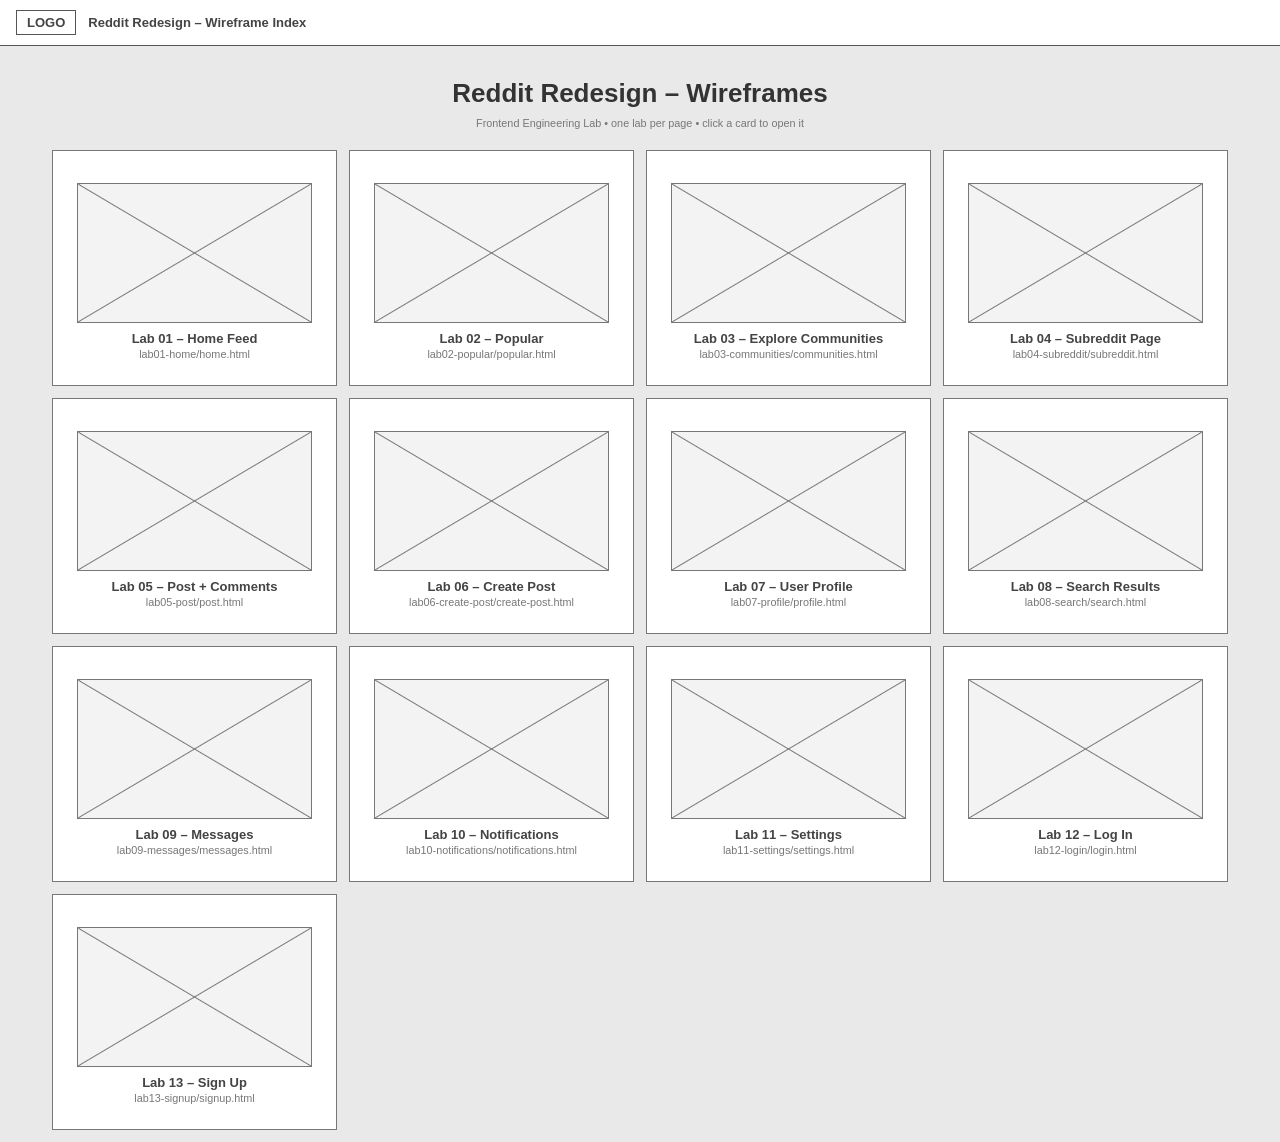
<file: index.html>
<!DOCTYPE html>
<html lang="en">
<head>
<meta charset="UTF-8">
<meta name="viewport" content="width=device-width,initial-scale=1">
<title>Reddit Redesign – Wireframes</title>
<link rel="stylesheet" href="style.css">
</head>
<body>
<header class="hdr"><a class="logo" href="index.html">LOGO</a><b>Reddit Redesign – Wireframe Index</b></header>
<div class="layout"><main>
<div class="intro"><h1>Reddit Redesign – Wireframes</h1><small>Frontend Engineering Lab • one lab per page • click a card to open it</small></div>
<div class="map"><a class="card" href="lab01-home/home.html"><div class="img"></div><b>Lab 01 – Home Feed</b><br><small>lab01-home/home.html</small></a><a class="card" href="lab02-popular/popular.html"><div class="img"></div><b>Lab 02 – Popular</b><br><small>lab02-popular/popular.html</small></a><a class="card" href="lab03-communities/communities.html"><div class="img"></div><b>Lab 03 – Explore Communities</b><br><small>lab03-communities/communities.html</small></a><a class="card" href="lab04-subreddit/subreddit.html"><div class="img"></div><b>Lab 04 – Subreddit Page</b><br><small>lab04-subreddit/subreddit.html</small></a><a class="card" href="lab05-post/post.html"><div class="img"></div><b>Lab 05 – Post + Comments</b><br><small>lab05-post/post.html</small></a><a class="card" href="lab06-create-post/create-post.html"><div class="img"></div><b>Lab 06 – Create Post</b><br><small>lab06-create-post/create-post.html</small></a><a class="card" href="lab07-profile/profile.html"><div class="img"></div><b>Lab 07 – User Profile</b><br><small>lab07-profile/profile.html</small></a><a class="card" href="lab08-search/search.html"><div class="img"></div><b>Lab 08 – Search Results</b><br><small>lab08-search/search.html</small></a><a class="card" href="lab09-messages/messages.html"><div class="img"></div><b>Lab 09 – Messages</b><br><small>lab09-messages/messages.html</small></a><a class="card" href="lab10-notifications/notifications.html"><div class="img"></div><b>Lab 10 – Notifications</b><br><small>lab10-notifications/notifications.html</small></a><a class="card" href="lab11-settings/settings.html"><div class="img"></div><b>Lab 11 – Settings</b><br><small>lab11-settings/settings.html</small></a><a class="card" href="lab12-login/login.html"><div class="img"></div><b>Lab 12 – Log In</b><br><small>lab12-login/login.html</small></a><a class="card" href="lab13-signup/signup.html"><div class="img"></div><b>Lab 13 – Sign Up</b><br><small>lab13-signup/signup.html</small></a></div>
</main></div>
<script src="script.js"></script>
</body>
</html>
</file>
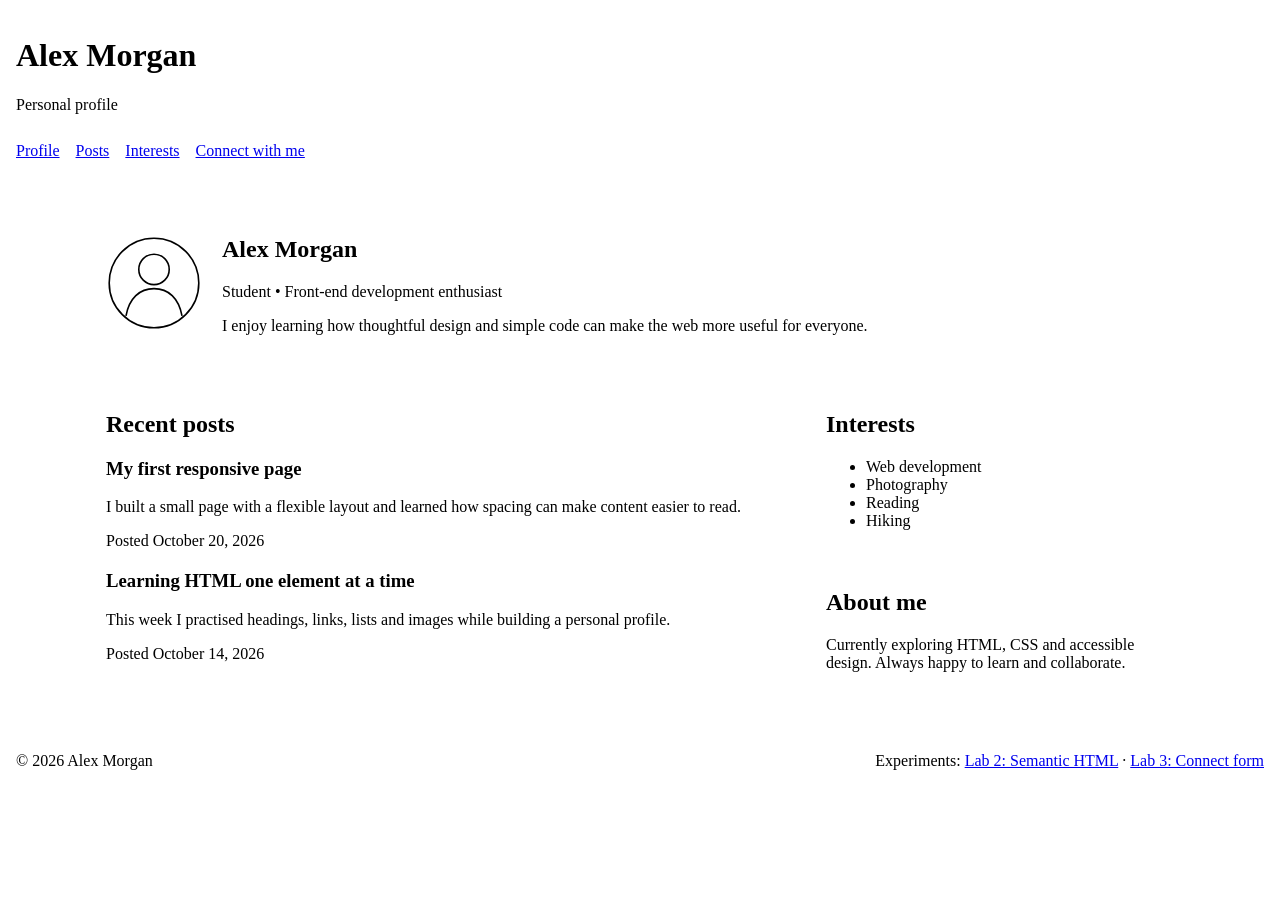
<file: lab01-home/home.html>
<!DOCTYPE html>
<html lang="en">
<head>
  <meta charset="UTF-8">
  <meta name="viewport" content="width=device-width, initial-scale=1">
  <title>Alex Morgan | Personal Profile</title>
  <link rel="stylesheet" href="home.css">
</head>
<body>
  <div class="site-header">
    <div class="brand"><h1>Alex Morgan</h1><p>Personal profile</p></div>
    <div class="navigation">
      <a href="#profile">Profile</a>
      <a href="#posts">Posts</a>
      <a href="#interests">Interests</a>
      <a href="../lab03-communities/communities.html">Connect with me</a>
    </div>
  </div>

  <div class="page-layout">
    <div class="profile-section" id="profile">
      <img class="profile-picture" src="profile-avatar.svg" alt="Profile illustration for Alex Morgan">
      <div>
        <h2>Alex Morgan</h2>
        <p>Student • Front-end development enthusiast</p>
        <p>I enjoy learning how thoughtful design and simple code can make the web more useful for everyone.</p>
      </div>
    </div>

    <div class="main-content">
      <div id="posts">
        <h2>Recent posts</h2>
        <div class="post">
          <h3>My first responsive page</h3>
          <p>I built a small page with a flexible layout and learned how spacing can make content easier to read.</p>
          <p>Posted October 20, 2026</p>
        </div>
        <div class="post">
          <h3>Learning HTML one element at a time</h3>
          <p>This week I practised headings, links, lists and images while building a personal profile.</p>
          <p>Posted October 14, 2026</p>
        </div>
      </div>
    </div>

    <div class="sidebar">
      <div id="interests">
        <h2>Interests</h2>
        <ul>
          <li>Web development</li>
          <li>Photography</li>
          <li>Reading</li>
          <li>Hiking</li>
        </ul>
      </div>
      <div>
        <h2>About me</h2>
        <p>Currently exploring HTML, CSS and accessible design. Always happy to learn and collaborate.</p>
      </div>
    </div>
  </div>

  <div class="site-footer">
    <p>© 2026 Alex Morgan</p>
    <p>Experiments: <a href="../lab02-popular/popular.html">Lab 2: Semantic HTML</a> ·
      <a href="../lab03-communities/communities.html">Lab 3: Connect form</a></p>
  </div>
</body>
</html>
</file>
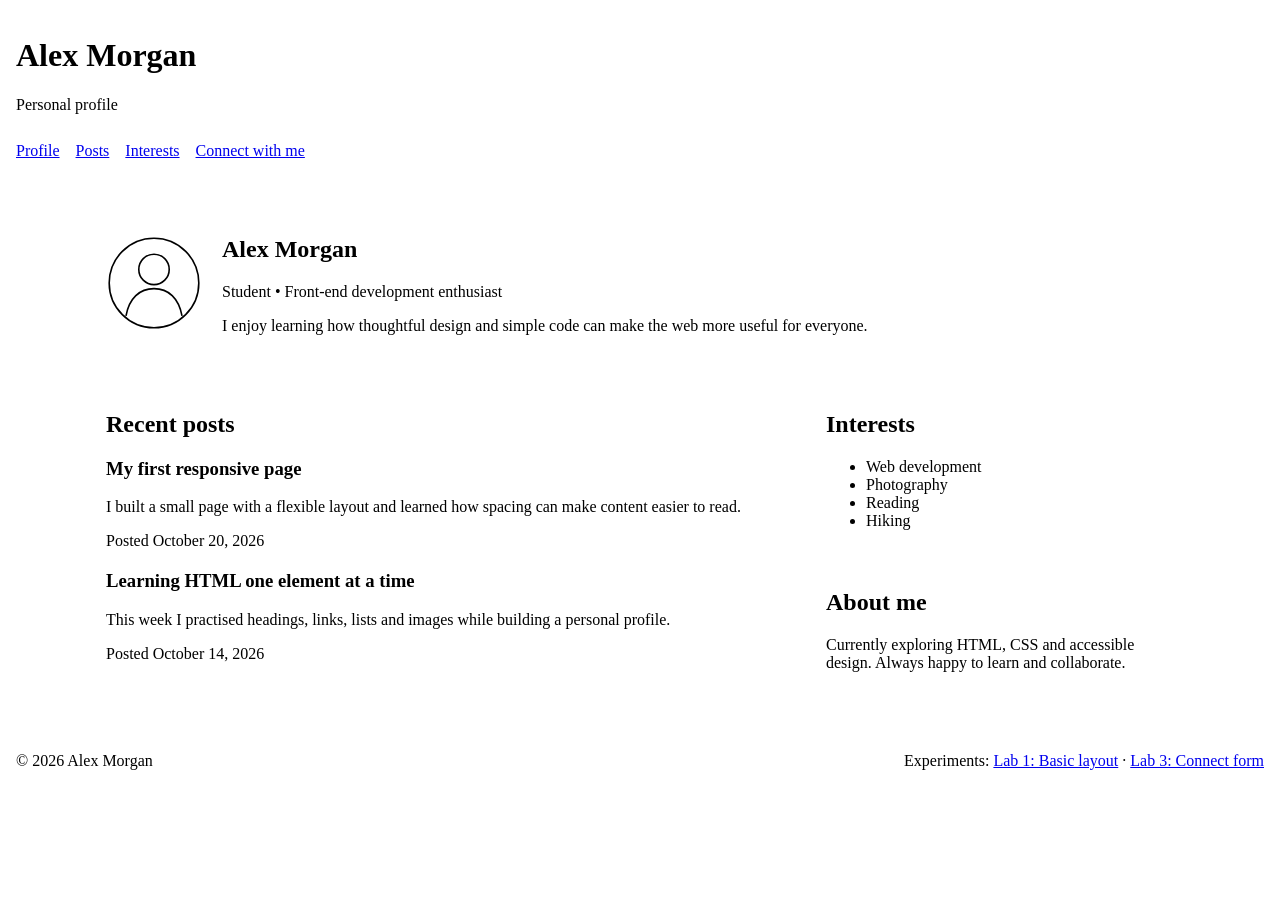
<file: lab02-popular/popular.html>
<!DOCTYPE html>
<html lang="en">
<head>
  <meta charset="UTF-8">
  <meta name="viewport" content="width=device-width, initial-scale=1">
  <title>Alex Morgan | Semantic Personal Profile</title>
  <link rel="stylesheet" href="popular.css">
</head>
<body>
  <header class="site-header">
    <div class="brand"><h1>Alex Morgan</h1><p>Personal profile</p></div>
    <nav class="navigation" aria-label="Main navigation">
      <a href="#profile">Profile</a>
      <a href="#posts">Posts</a>
      <a href="#interests">Interests</a>
      <a href="../lab03-communities/communities.html">Connect with me</a>
    </nav>
  </header>

  <div class="page-layout">
    <section class="profile-section" id="profile" aria-labelledby="profile-title">
      <img class="profile-picture" src="../lab01-home/profile-avatar.svg" alt="Profile illustration for Alex Morgan">
      <div>
        <h2 id="profile-title">Alex Morgan</h2>
        <p>Student • Front-end development enthusiast</p>
        <p>I enjoy learning how thoughtful design and simple code can make the web more useful for everyone.</p>
      </div>
    </section>

    <main class="main-content">
      <section id="posts" aria-labelledby="posts-title">
        <h2 id="posts-title">Recent posts</h2>
        <article class="post">
          <h3>My first responsive page</h3>
          <p>I built a small page with a flexible layout and learned how spacing can make content easier to read.</p>
          <p>Posted October 20, 2026</p>
        </article>
        <article class="post">
          <h3>Learning HTML one element at a time</h3>
          <p>This week I practised headings, links, lists and images while building a personal profile.</p>
          <p>Posted October 14, 2026</p>
        </article>
      </section>
    </main>

    <aside class="sidebar" aria-label="About Alex">
      <section id="interests" aria-labelledby="interests-title">
        <h2 id="interests-title">Interests</h2>
        <ul>
          <li>Web development</li>
          <li>Photography</li>
          <li>Reading</li>
          <li>Hiking</li>
        </ul>
      </section>
      <section aria-labelledby="about-title">
        <h2 id="about-title">About me</h2>
        <p>Currently exploring HTML, CSS and accessible design. Always happy to learn and collaborate.</p>
      </section>
    </aside>
  </div>

  <footer class="site-footer">
    <p>© 2026 Alex Morgan</p>
    <p>Experiments: <a href="../lab01-home/home.html">Lab 1: Basic layout</a> ·
      <a href="../lab03-communities/communities.html">Lab 3: Connect form</a></p>
  </footer>
</body>
</html>
</file>
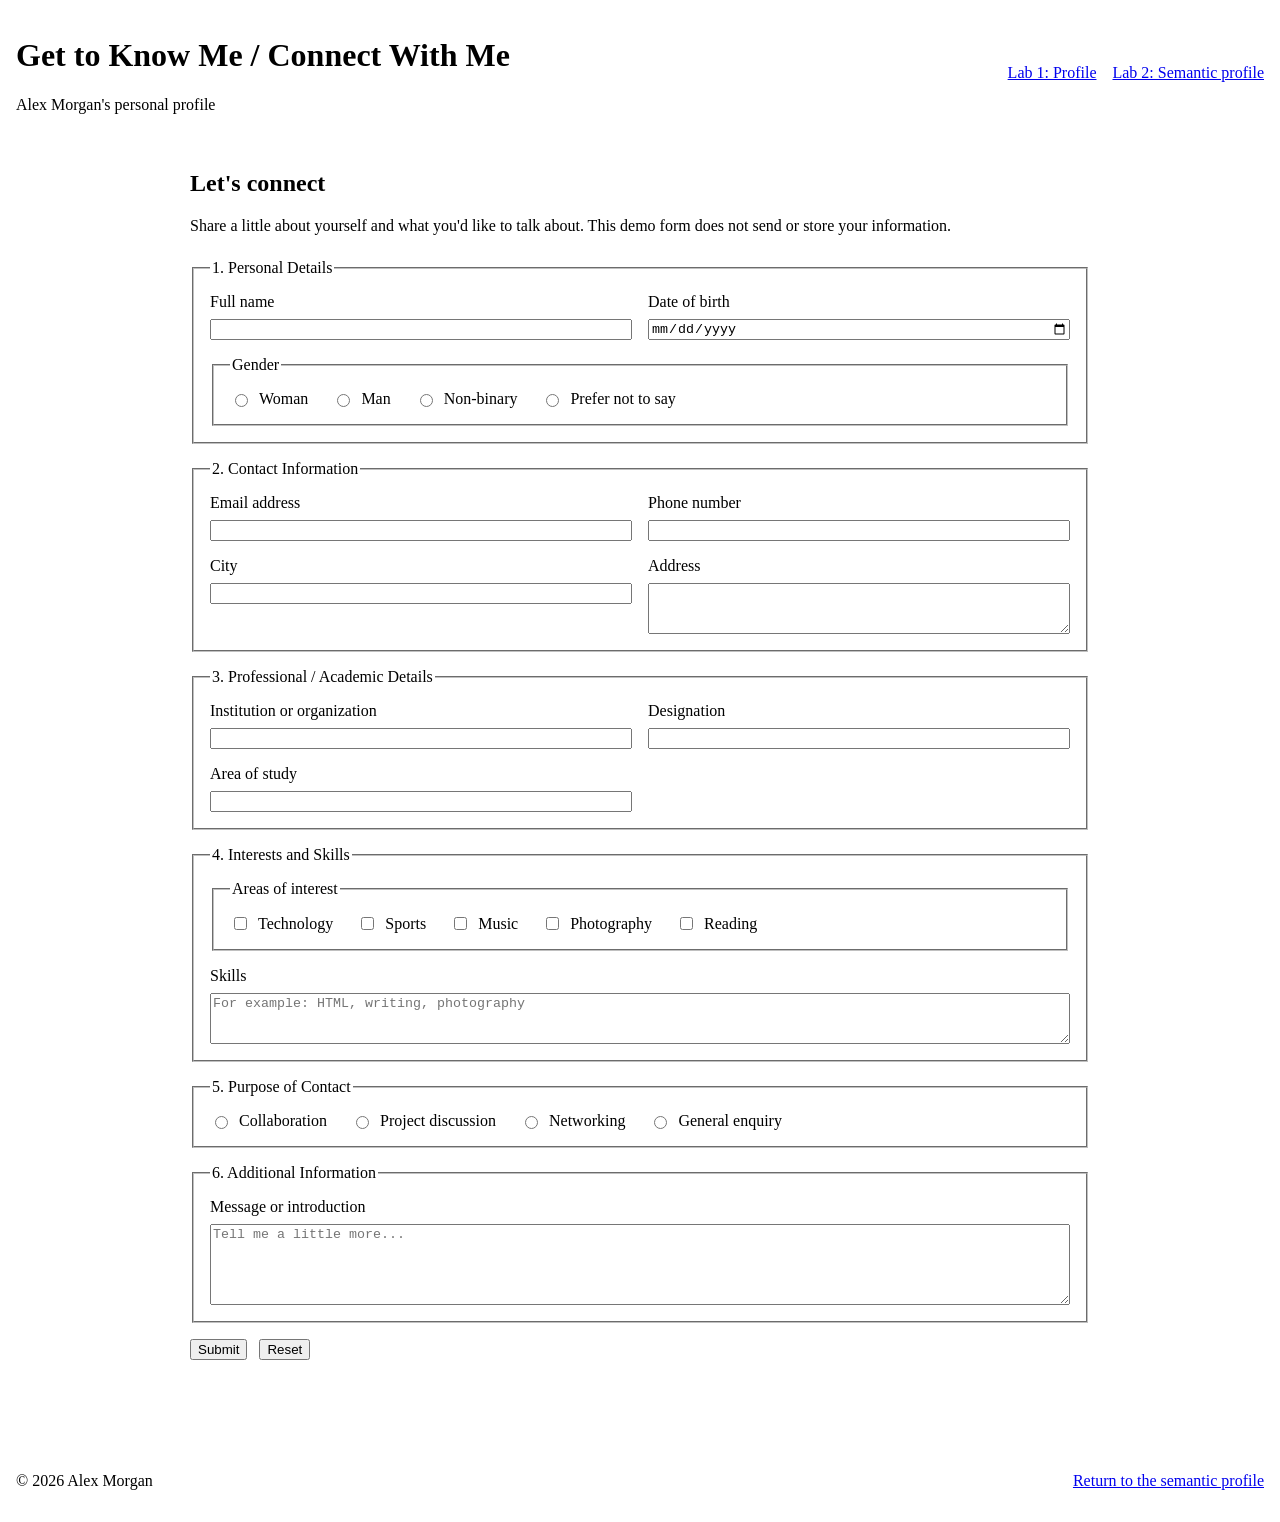
<file: lab03-communities/communities.html>
<!DOCTYPE html>
<html lang="en">
<head>
  <meta charset="UTF-8">
  <meta name="viewport" content="width=device-width, initial-scale=1">
  <title>Connect with Alex Morgan</title>
  <link rel="stylesheet" href="communities.css">
  <script src="communities.js" defer></script>
</head>
<body>
  <header class="site-header">
    <div>
      <h1>Get to Know Me / Connect With Me</h1>
      <p>Alex Morgan's personal profile</p>
    </div>
    <nav class="navigation" aria-label="Main navigation">
      <a href="../lab01-home/home.html">Lab 1: Profile</a>
      <a href="../lab02-popular/popular.html">Lab 2: Semantic profile</a>
    </nav>
  </header>

  <main class="page-content">
    <section aria-labelledby="form-intro">
      <h2 id="form-intro">Let's connect</h2>
      <p>Share a little about yourself and what you'd like to talk about. This demo form does not send or store your information.</p>
    </section>

    <form id="connect-form" action="#" method="post">
      <fieldset>
        <legend>1. Personal Details</legend>
        <div class="form-grid">
          <label for="full-name">Full name
            <input id="full-name" name="fullName" type="text" autocomplete="name" required>
          </label>
          <label for="date-of-birth">Date of birth
            <input id="date-of-birth" name="dateOfBirth" type="date">
          </label>
          <fieldset class="choice-group">
            <legend>Gender</legend>
            <div class="choice-list">
              <label><input type="radio" name="gender" value="woman"> Woman</label>
              <label><input type="radio" name="gender" value="man"> Man</label>
              <label><input type="radio" name="gender" value="nonbinary"> Non-binary</label>
              <label><input type="radio" name="gender" value="prefer-not-to-say"> Prefer not to say</label>
            </div>
          </fieldset>
        </div>
      </fieldset>

      <fieldset>
        <legend>2. Contact Information</legend>
        <div class="form-grid">
          <label for="email">Email address
            <input id="email" name="email" type="email" autocomplete="email" required>
          </label>
          <label for="phone">Phone number
            <input id="phone" name="phone" type="tel" autocomplete="tel">
          </label>
          <label for="city">City
            <input id="city" name="city" type="text" autocomplete="address-level2">
          </label>
          <label for="address">Address
            <textarea id="address" name="address" rows="3" autocomplete="street-address"></textarea>
          </label>
        </div>
      </fieldset>

      <fieldset>
        <legend>3. Professional / Academic Details</legend>
        <div class="form-grid">
          <label for="organization">Institution or organization
            <input id="organization" name="organization" type="text" autocomplete="organization">
          </label>
          <label for="designation">Designation
            <input id="designation" name="designation" type="text">
          </label>
          <label for="study-area">Area of study
            <input id="study-area" name="studyArea" type="text">
          </label>
        </div>
      </fieldset>

      <fieldset>
        <legend>4. Interests and Skills</legend>
        <fieldset class="choice-group">
          <legend>Areas of interest</legend>
          <div class="choice-list">
            <label><input type="checkbox" name="interests" value="technology"> Technology</label>
            <label><input type="checkbox" name="interests" value="sports"> Sports</label>
            <label><input type="checkbox" name="interests" value="music"> Music</label>
            <label><input type="checkbox" name="interests" value="photography"> Photography</label>
            <label><input type="checkbox" name="interests" value="reading"> Reading</label>
          </div>
        </fieldset>
        <label for="skills">Skills
          <textarea id="skills" name="skills" rows="3" placeholder="For example: HTML, writing, photography"></textarea>
        </label>
      </fieldset>

      <fieldset>
        <legend>5. Purpose of Contact</legend>
        <div class="choice-list">
          <label><input type="radio" name="purpose" value="collaboration" required> Collaboration</label>
          <label><input type="radio" name="purpose" value="project-discussion"> Project discussion</label>
          <label><input type="radio" name="purpose" value="networking"> Networking</label>
          <label><input type="radio" name="purpose" value="general-enquiry"> General enquiry</label>
        </div>
      </fieldset>

      <fieldset>
        <legend>6. Additional Information</legend>
        <label for="message">Message or introduction
          <textarea id="message" name="message" rows="5" placeholder="Tell me a little more..."></textarea>
        </label>
      </fieldset>

      <div class="form-actions">
        <button type="submit">Submit</button>
        <button type="reset">Reset</button>
      </div>
      <p id="form-status" role="status" aria-live="polite"></p>
    </form>
  </main>

  <footer class="site-footer">
    <p>© 2026 Alex Morgan</p>
    <a href="../lab02-popular/popular.html">Return to the semantic profile</a>
  </footer>
</body>
</html>
</file>
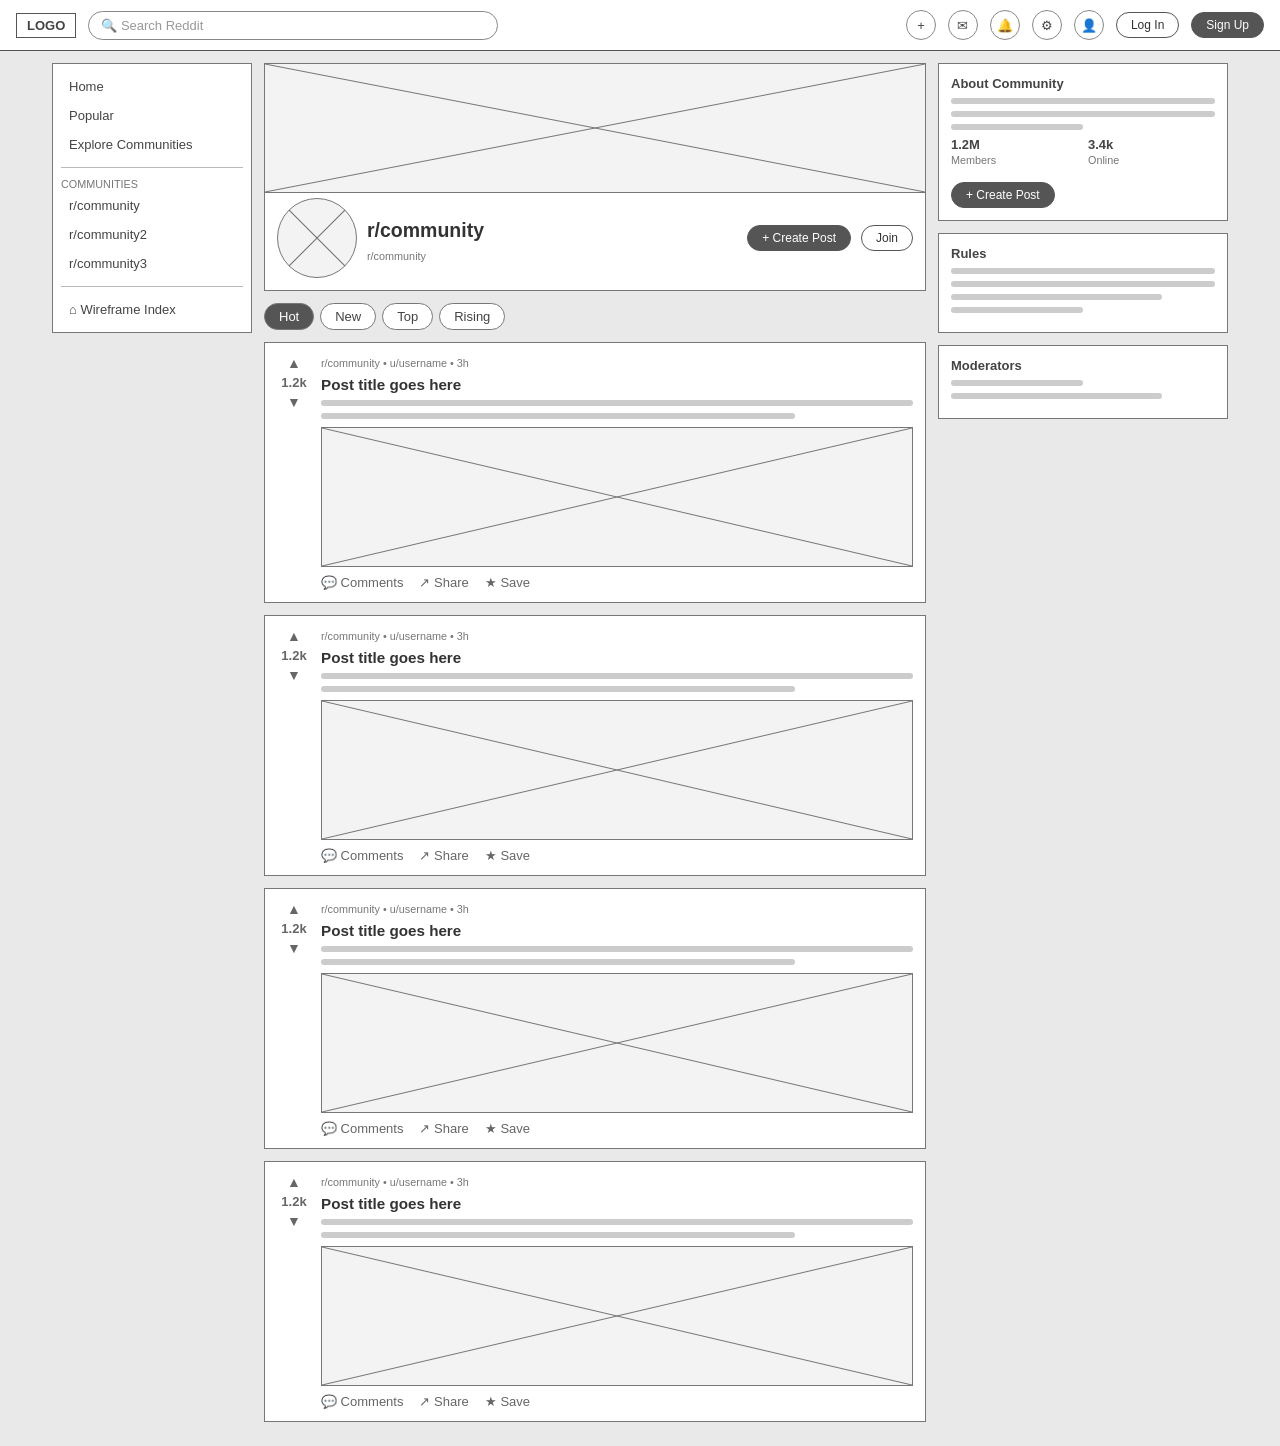
<file: lab04-subreddit/subreddit.html>
<!DOCTYPE html>
<html lang="en">
<head>
<meta charset="UTF-8">
<meta name="viewport" content="width=device-width,initial-scale=1">
<title>Reddit Wireframe - Subreddit Page</title>
<link rel="stylesheet" href="subreddit.css">
</head>
<body>
<header class="hdr">
  <a class="logo" href="../lab01-home/home.html">LOGO</a>
  <div class="search">🔍 Search Reddit</div>
  <span class="sp"></span>
  <a class="ico" href="../lab06-create-post/create-post.html" title="Create">+</a>
  <a class="ico" href="../lab09-messages/messages.html" title="Chat">✉</a>
  <a class="ico" href="../lab10-notifications/notifications.html" title="Notifications">🔔</a>
  <a class="ico" href="../lab11-settings/settings.html" title="Settings">⚙</a>
  <a class="ico" href="../lab07-profile/profile.html" title="Profile">👤</a>
  <a class="btn" href="../lab12-login/login.html">Log In</a>
  <a class="btn dark" href="../lab13-signup/signup.html">Sign Up</a>
</header>
<div class="layout ">
<nav class="side">
  <a class="" href="../lab01-home/home.html">Home</a><a class="" href="../lab02-popular/popular.html">Popular</a><a class="" href="../lab03-communities/communities.html">Explore Communities</a>
  <hr><small>COMMUNITIES</small>
  <a href="../lab04-subreddit/subreddit.html">r/community</a><a href="../lab04-subreddit/subreddit.html">r/community2</a><a href="../lab04-subreddit/subreddit.html">r/community3</a>
  <hr><a href="../index.html">⌂ Wireframe Index</a>
</nav>
<main>
<div class="img banner"></div><div class="card row" style="padding-top:34px"><div class="img circle lg"></div><div class="grow"><h2>r/community</h2><small>r/community</small></div><a class="btn dark" href="../lab06-create-post/create-post.html">+ Create Post</a><button class="btn join">Join</button></div><div class="tabs"><a class="active">Hot</a><a class="">New</a><a class="">Top</a><a class="">Rising</a></div><div class="card post"><div class="vote"><button class="up">▲</button><b>1.2k</b><button class="down">▼</button></div><div class="body">
<small><a href="../lab04-subreddit/subreddit.html">r/community</a> • u/<a href="../lab07-profile/profile.html">username</a> • 3h</small>
<h3><a href="../lab05-post/post.html">Post title goes here</a></h3><div class="ln"></div><div class="ln w80"></div>
<a href="../lab05-post/post.html"><div class="img"></div></a>
<div class="actions"><a href="../lab05-post/post.html">💬 Comments</a><span>↗ Share</span><span class="save">★ Save</span></div></div></div><div class="card post"><div class="vote"><button class="up">▲</button><b>1.2k</b><button class="down">▼</button></div><div class="body">
<small><a href="../lab04-subreddit/subreddit.html">r/community</a> • u/<a href="../lab07-profile/profile.html">username</a> • 3h</small>
<h3><a href="../lab05-post/post.html">Post title goes here</a></h3><div class="ln"></div><div class="ln w80"></div>
<a href="../lab05-post/post.html"><div class="img"></div></a>
<div class="actions"><a href="../lab05-post/post.html">💬 Comments</a><span>↗ Share</span><span class="save">★ Save</span></div></div></div><div class="card post"><div class="vote"><button class="up">▲</button><b>1.2k</b><button class="down">▼</button></div><div class="body">
<small><a href="../lab04-subreddit/subreddit.html">r/community</a> • u/<a href="../lab07-profile/profile.html">username</a> • 3h</small>
<h3><a href="../lab05-post/post.html">Post title goes here</a></h3><div class="ln"></div><div class="ln w80"></div>
<a href="../lab05-post/post.html"><div class="img"></div></a>
<div class="actions"><a href="../lab05-post/post.html">💬 Comments</a><span>↗ Share</span><span class="save">★ Save</span></div></div></div><div class="card post"><div class="vote"><button class="up">▲</button><b>1.2k</b><button class="down">▼</button></div><div class="body">
<small><a href="../lab04-subreddit/subreddit.html">r/community</a> • u/<a href="../lab07-profile/profile.html">username</a> • 3h</small>
<h3><a href="../lab05-post/post.html">Post title goes here</a></h3><div class="ln"></div><div class="ln w80"></div>
<a href="../lab05-post/post.html"><div class="img"></div></a>
<div class="actions"><a href="../lab05-post/post.html">💬 Comments</a><span>↗ Share</span><span class="save">★ Save</span></div></div></div>
</main>
<aside class="right"><div class="card"><b>About Community</b><div class="ln"></div><div class="ln"></div><div class="ln w50"></div>
<div class="row"><div class="grow"><b>1.2M</b><br><small>Members</small></div><div class="grow"><b>3.4k</b><br><small>Online</small></div></div><br>
<a class="btn dark" href="../lab06-create-post/create-post.html">+ Create Post</a></div><div class="card"><b>Rules</b><div class="ln"></div><div class="ln"></div><div class="ln w80"></div><div class="ln w50"></div></div><div class="card"><b>Moderators</b><div class="ln w50"></div><div class="ln w80"></div></div></aside>
</div>
<script src="subreddit.js"></script>
</body>
</html>
</file>
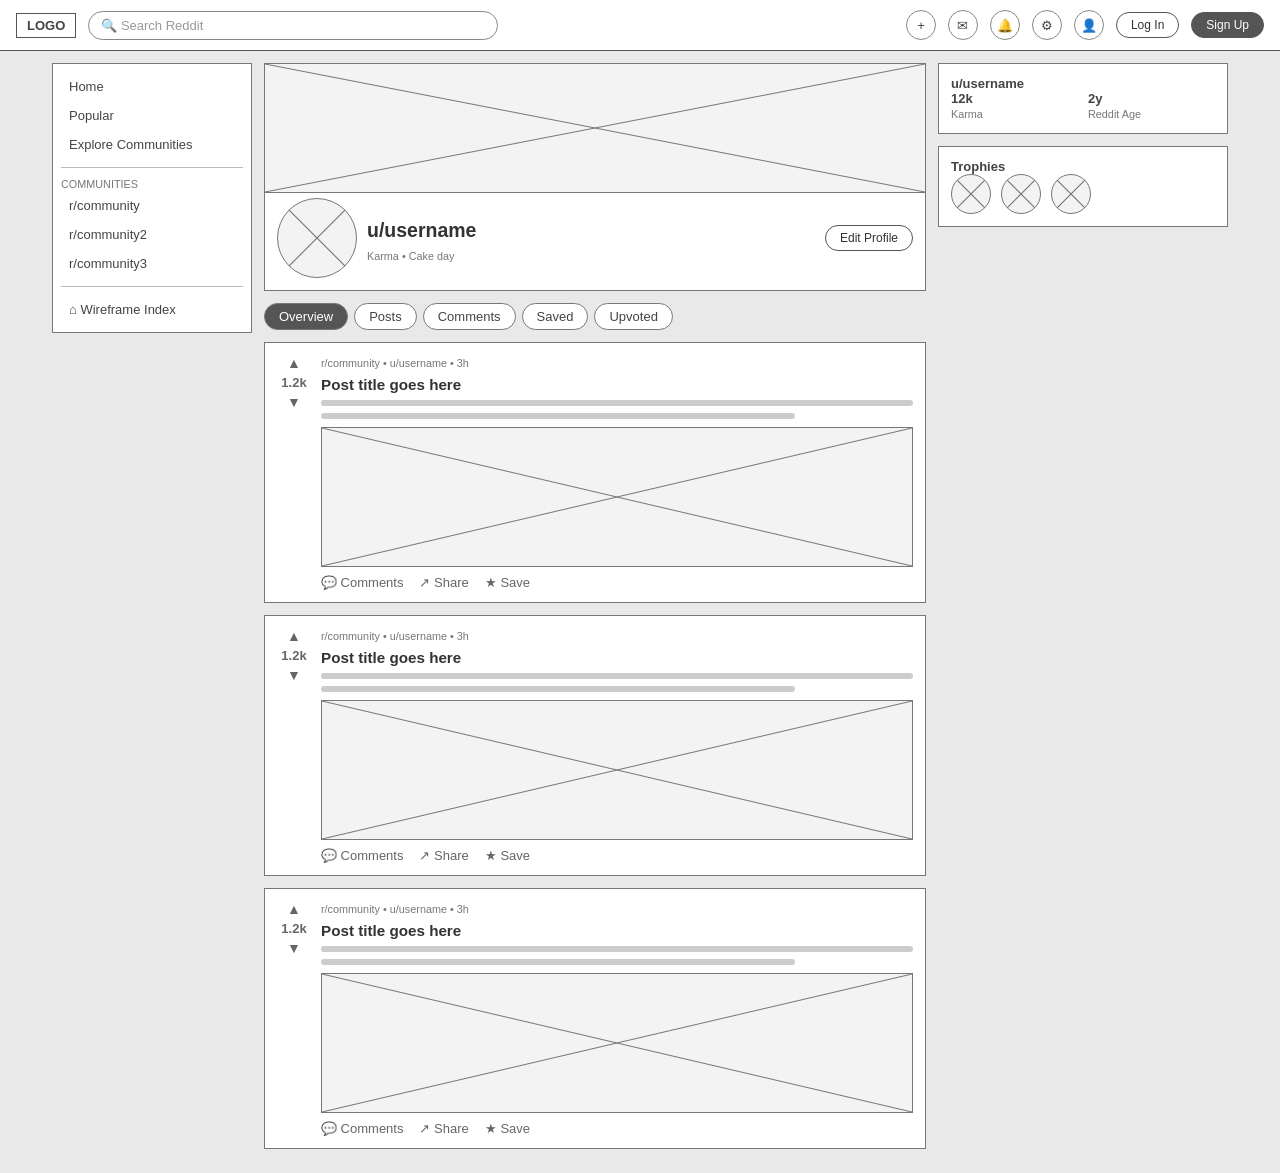
<file: lab07-profile/profile.html>
<!DOCTYPE html>
<html lang="en">
<head>
<meta charset="UTF-8">
<meta name="viewport" content="width=device-width,initial-scale=1">
<title>Reddit Wireframe - User Profile</title>
<link rel="stylesheet" href="profile.css">
</head>
<body>
<header class="hdr">
  <a class="logo" href="../lab01-home/home.html">LOGO</a>
  <div class="search">🔍 Search Reddit</div>
  <span class="sp"></span>
  <a class="ico" href="../lab06-create-post/create-post.html" title="Create">+</a>
  <a class="ico" href="../lab09-messages/messages.html" title="Chat">✉</a>
  <a class="ico" href="../lab10-notifications/notifications.html" title="Notifications">🔔</a>
  <a class="ico" href="../lab11-settings/settings.html" title="Settings">⚙</a>
  <a class="ico" href="../lab07-profile/profile.html" title="Profile">👤</a>
  <a class="btn" href="../lab12-login/login.html">Log In</a>
  <a class="btn dark" href="../lab13-signup/signup.html">Sign Up</a>
</header>
<div class="layout ">
<nav class="side">
  <a class="" href="../lab01-home/home.html">Home</a><a class="" href="../lab02-popular/popular.html">Popular</a><a class="" href="../lab03-communities/communities.html">Explore Communities</a>
  <hr><small>COMMUNITIES</small>
  <a href="../lab04-subreddit/subreddit.html">r/community</a><a href="../lab04-subreddit/subreddit.html">r/community2</a><a href="../lab04-subreddit/subreddit.html">r/community3</a>
  <hr><a href="../index.html">⌂ Wireframe Index</a>
</nav>
<main>
<div class="img banner"></div><div class="card row" style="padding-top:34px"><div class="img circle lg"></div><div class="grow"><h2>u/username</h2><small>Karma • Cake day</small></div><a class="btn" href="../lab11-settings/settings.html">Edit Profile</a></div><div class="tabs"><a class="active">Overview</a><a class="">Posts</a><a class="">Comments</a><a class="">Saved</a><a class="">Upvoted</a></div><div class="card post"><div class="vote"><button class="up">▲</button><b>1.2k</b><button class="down">▼</button></div><div class="body">
<small><a href="../lab04-subreddit/subreddit.html">r/community</a> • u/<a href="../lab07-profile/profile.html">username</a> • 3h</small>
<h3><a href="../lab05-post/post.html">Post title goes here</a></h3><div class="ln"></div><div class="ln w80"></div>
<a href="../lab05-post/post.html"><div class="img"></div></a>
<div class="actions"><a href="../lab05-post/post.html">💬 Comments</a><span>↗ Share</span><span class="save">★ Save</span></div></div></div><div class="card post"><div class="vote"><button class="up">▲</button><b>1.2k</b><button class="down">▼</button></div><div class="body">
<small><a href="../lab04-subreddit/subreddit.html">r/community</a> • u/<a href="../lab07-profile/profile.html">username</a> • 3h</small>
<h3><a href="../lab05-post/post.html">Post title goes here</a></h3><div class="ln"></div><div class="ln w80"></div>
<a href="../lab05-post/post.html"><div class="img"></div></a>
<div class="actions"><a href="../lab05-post/post.html">💬 Comments</a><span>↗ Share</span><span class="save">★ Save</span></div></div></div><div class="card post"><div class="vote"><button class="up">▲</button><b>1.2k</b><button class="down">▼</button></div><div class="body">
<small><a href="../lab04-subreddit/subreddit.html">r/community</a> • u/<a href="../lab07-profile/profile.html">username</a> • 3h</small>
<h3><a href="../lab05-post/post.html">Post title goes here</a></h3><div class="ln"></div><div class="ln w80"></div>
<a href="../lab05-post/post.html"><div class="img"></div></a>
<div class="actions"><a href="../lab05-post/post.html">💬 Comments</a><span>↗ Share</span><span class="save">★ Save</span></div></div></div>
</main>
<aside class="right"><div class="card"><b>u/username</b><div class="row"><div class="grow"><b>12k</b><br><small>Karma</small></div><div class="grow"><b>2y</b><br><small>Reddit Age</small></div></div></div><div class="card"><b>Trophies</b><div class="row"><div class="img circle sm"></div><div class="img circle sm"></div><div class="img circle sm"></div></div></div></aside>
</div>
<script src="profile.js"></script>
</body>
</html>
</file>
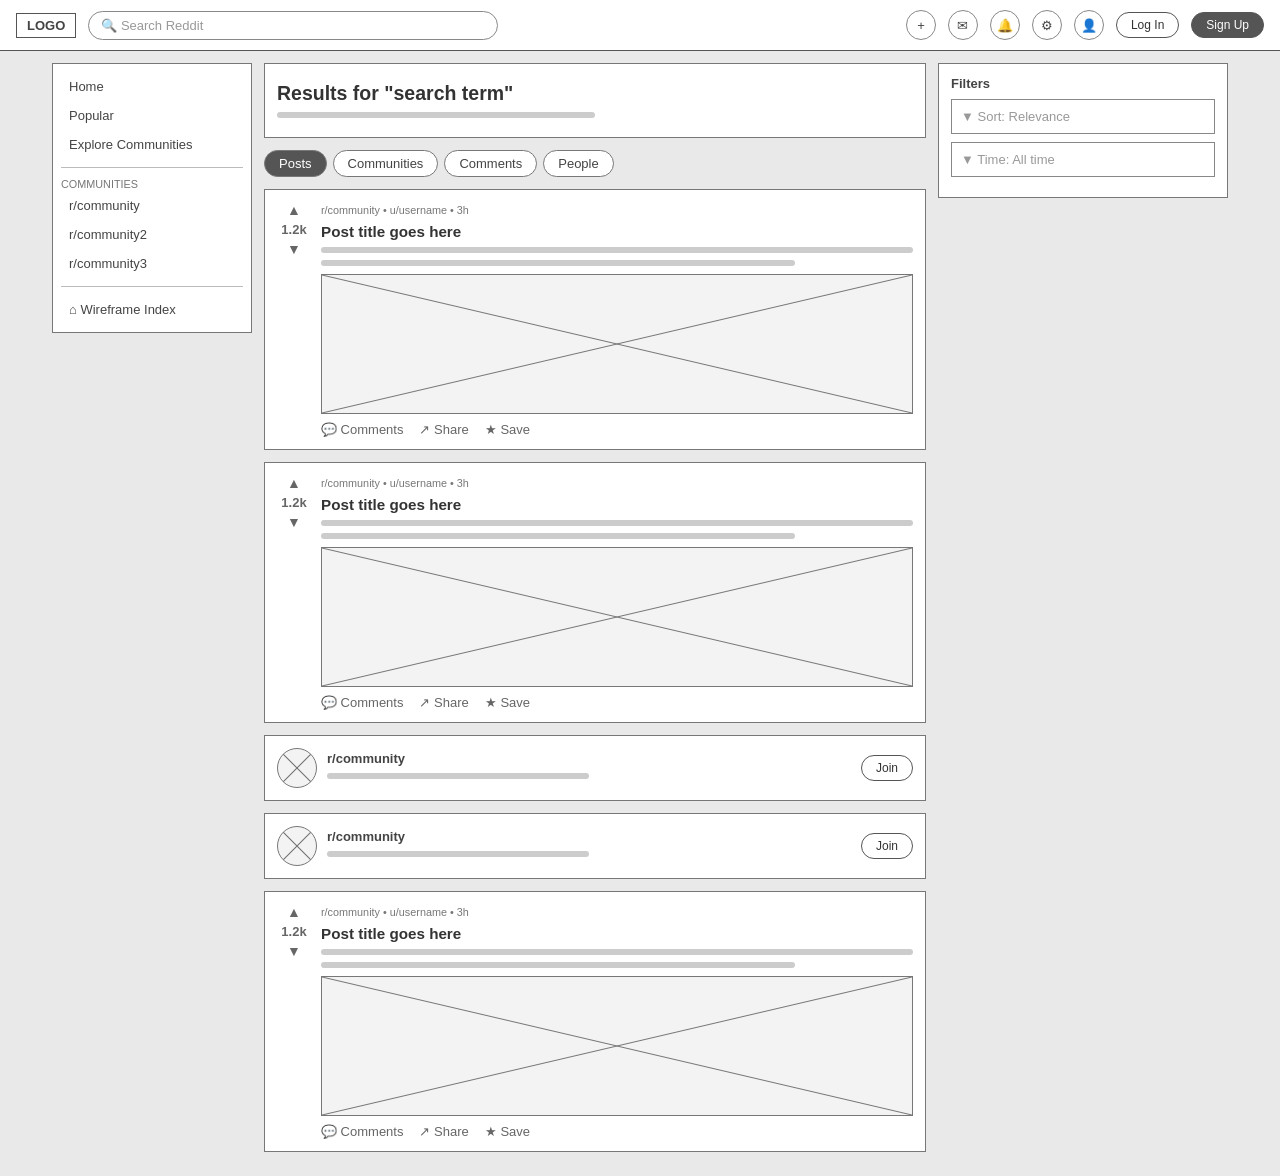
<file: lab08-search/search.html>
<!DOCTYPE html>
<html lang="en">
<head>
<meta charset="UTF-8">
<meta name="viewport" content="width=device-width,initial-scale=1">
<title>Reddit Wireframe - Search Results</title>
<link rel="stylesheet" href="search.css">
</head>
<body>
<header class="hdr">
  <a class="logo" href="../lab01-home/home.html">LOGO</a>
  <div class="search">🔍 Search Reddit</div>
  <span class="sp"></span>
  <a class="ico" href="../lab06-create-post/create-post.html" title="Create">+</a>
  <a class="ico" href="../lab09-messages/messages.html" title="Chat">✉</a>
  <a class="ico" href="../lab10-notifications/notifications.html" title="Notifications">🔔</a>
  <a class="ico" href="../lab11-settings/settings.html" title="Settings">⚙</a>
  <a class="ico" href="../lab07-profile/profile.html" title="Profile">👤</a>
  <a class="btn" href="../lab12-login/login.html">Log In</a>
  <a class="btn dark" href="../lab13-signup/signup.html">Sign Up</a>
</header>
<div class="layout ">
<nav class="side">
  <a class="" href="../lab01-home/home.html">Home</a><a class="" href="../lab02-popular/popular.html">Popular</a><a class="" href="../lab03-communities/communities.html">Explore Communities</a>
  <hr><small>COMMUNITIES</small>
  <a href="../lab04-subreddit/subreddit.html">r/community</a><a href="../lab04-subreddit/subreddit.html">r/community2</a><a href="../lab04-subreddit/subreddit.html">r/community3</a>
  <hr><a href="../index.html">⌂ Wireframe Index</a>
</nav>
<main>
<div class="card"><h2>Results for "search term"</h2><div class="ln w50"></div></div><div class="tabs"><a class="active">Posts</a><a class="">Communities</a><a class="">Comments</a><a class="">People</a></div><div class="card post"><div class="vote"><button class="up">▲</button><b>1.2k</b><button class="down">▼</button></div><div class="body">
<small><a href="../lab04-subreddit/subreddit.html">r/community</a> • u/<a href="../lab07-profile/profile.html">username</a> • 3h</small>
<h3><a href="../lab05-post/post.html">Post title goes here</a></h3><div class="ln"></div><div class="ln w80"></div>
<a href="../lab05-post/post.html"><div class="img"></div></a>
<div class="actions"><a href="../lab05-post/post.html">💬 Comments</a><span>↗ Share</span><span class="save">★ Save</span></div></div></div><div class="card post"><div class="vote"><button class="up">▲</button><b>1.2k</b><button class="down">▼</button></div><div class="body">
<small><a href="../lab04-subreddit/subreddit.html">r/community</a> • u/<a href="../lab07-profile/profile.html">username</a> • 3h</small>
<h3><a href="../lab05-post/post.html">Post title goes here</a></h3><div class="ln"></div><div class="ln w80"></div>
<a href="../lab05-post/post.html"><div class="img"></div></a>
<div class="actions"><a href="../lab05-post/post.html">💬 Comments</a><span>↗ Share</span><span class="save">★ Save</span></div></div></div><div class="card row"><div class="img circle sm"></div><div class="grow"><a href="../lab04-subreddit/subreddit.html"><b>r/community</b></a><div class="ln w50"></div></div><button class="btn join">Join</button></div><div class="card row"><div class="img circle sm"></div><div class="grow"><a href="../lab04-subreddit/subreddit.html"><b>r/community</b></a><div class="ln w50"></div></div><button class="btn join">Join</button></div><div class="card post"><div class="vote"><button class="up">▲</button><b>1.2k</b><button class="down">▼</button></div><div class="body">
<small><a href="../lab04-subreddit/subreddit.html">r/community</a> • u/<a href="../lab07-profile/profile.html">username</a> • 3h</small>
<h3><a href="../lab05-post/post.html">Post title goes here</a></h3><div class="ln"></div><div class="ln w80"></div>
<a href="../lab05-post/post.html"><div class="img"></div></a>
<div class="actions"><a href="../lab05-post/post.html">💬 Comments</a><span>↗ Share</span><span class="save">★ Save</span></div></div></div>
</main>
<aside class="right"><div class="card"><b>Filters</b><div class="input">▼ Sort: Relevance</div><div class="input">▼ Time: All time</div></div></aside>
</div>
<script src="search.js"></script>
</body>
</html>
</file>
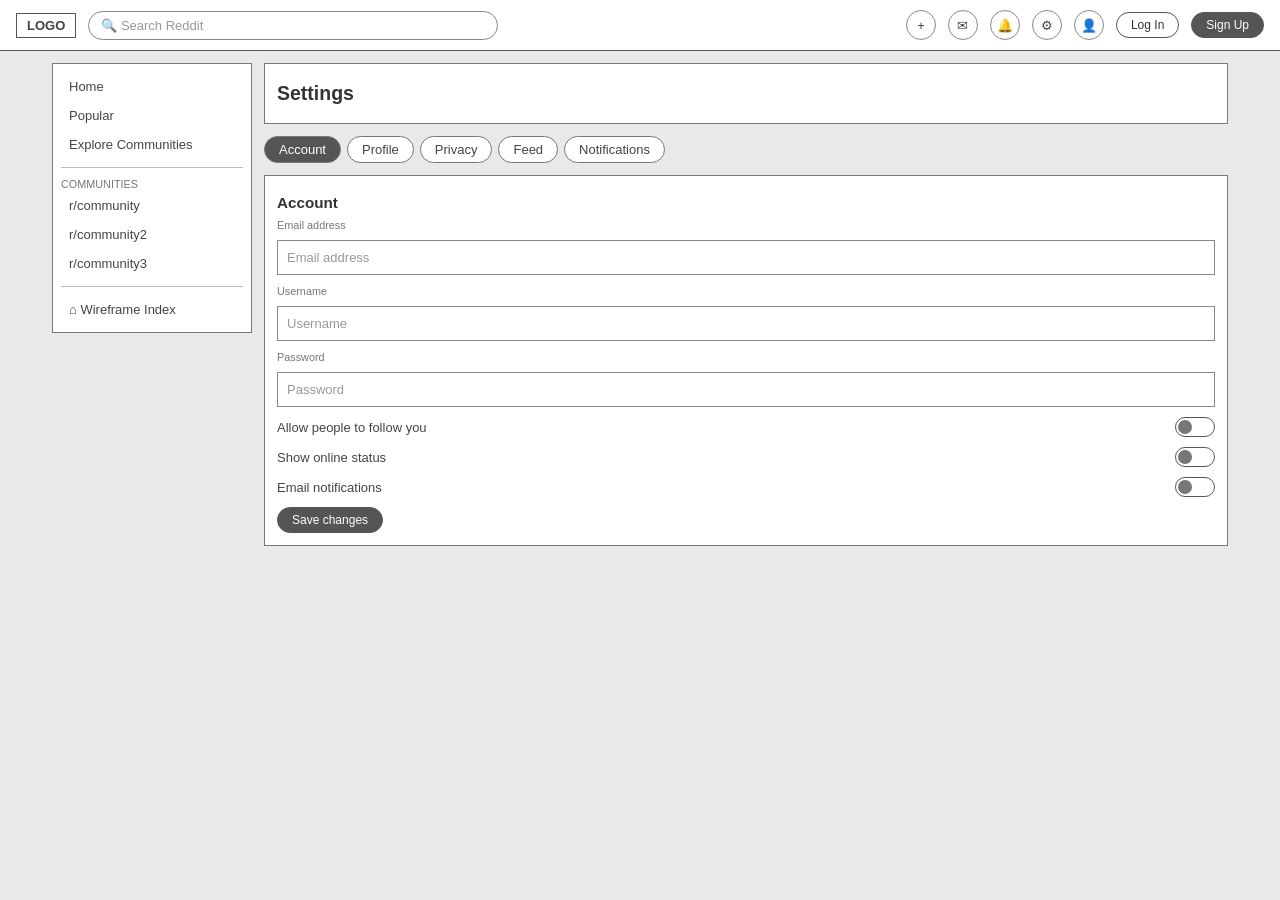
<file: lab11-settings/settings.html>
<!DOCTYPE html>
<html lang="en">
<head>
<meta charset="UTF-8">
<meta name="viewport" content="width=device-width,initial-scale=1">
<title>Reddit Wireframe - Settings</title>
<link rel="stylesheet" href="settings.css">
</head>
<body>
<header class="hdr">
  <a class="logo" href="../lab01-home/home.html">LOGO</a>
  <div class="search">🔍 Search Reddit</div>
  <span class="sp"></span>
  <a class="ico" href="../lab06-create-post/create-post.html" title="Create">+</a>
  <a class="ico" href="../lab09-messages/messages.html" title="Chat">✉</a>
  <a class="ico" href="../lab10-notifications/notifications.html" title="Notifications">🔔</a>
  <a class="ico" href="../lab11-settings/settings.html" title="Settings">⚙</a>
  <a class="ico" href="../lab07-profile/profile.html" title="Profile">👤</a>
  <a class="btn" href="../lab12-login/login.html">Log In</a>
  <a class="btn dark" href="../lab13-signup/signup.html">Sign Up</a>
</header>
<div class="layout ">
<nav class="side">
  <a class="" href="../lab01-home/home.html">Home</a><a class="" href="../lab02-popular/popular.html">Popular</a><a class="" href="../lab03-communities/communities.html">Explore Communities</a>
  <hr><small>COMMUNITIES</small>
  <a href="../lab04-subreddit/subreddit.html">r/community</a><a href="../lab04-subreddit/subreddit.html">r/community2</a><a href="../lab04-subreddit/subreddit.html">r/community3</a>
  <hr><a href="../index.html">⌂ Wireframe Index</a>
</nav>
<main>
<div class="card"><h2>Settings</h2></div><div class="tabs"><a class="active">Account</a><a class="">Profile</a><a class="">Privacy</a><a class="">Feed</a><a class="">Notifications</a></div><div class="card"><h3>Account</h3><small>Email address</small><div class="input">Email address</div><small>Username</small><div class="input">Username</div><small>Password</small><div class="input">Password</div><div class="row" style="margin:10px 0"><span class="grow">Allow people to follow you</span><button class="tgl"></button></div><div class="row" style="margin:10px 0"><span class="grow">Show online status</span><button class="tgl"></button></div><div class="row" style="margin:10px 0"><span class="grow">Email notifications</span><button class="tgl"></button></div><button class="btn dark">Save changes</button></div>
</main>

</div>
<script src="settings.js"></script>
</body>
</html>
</file>
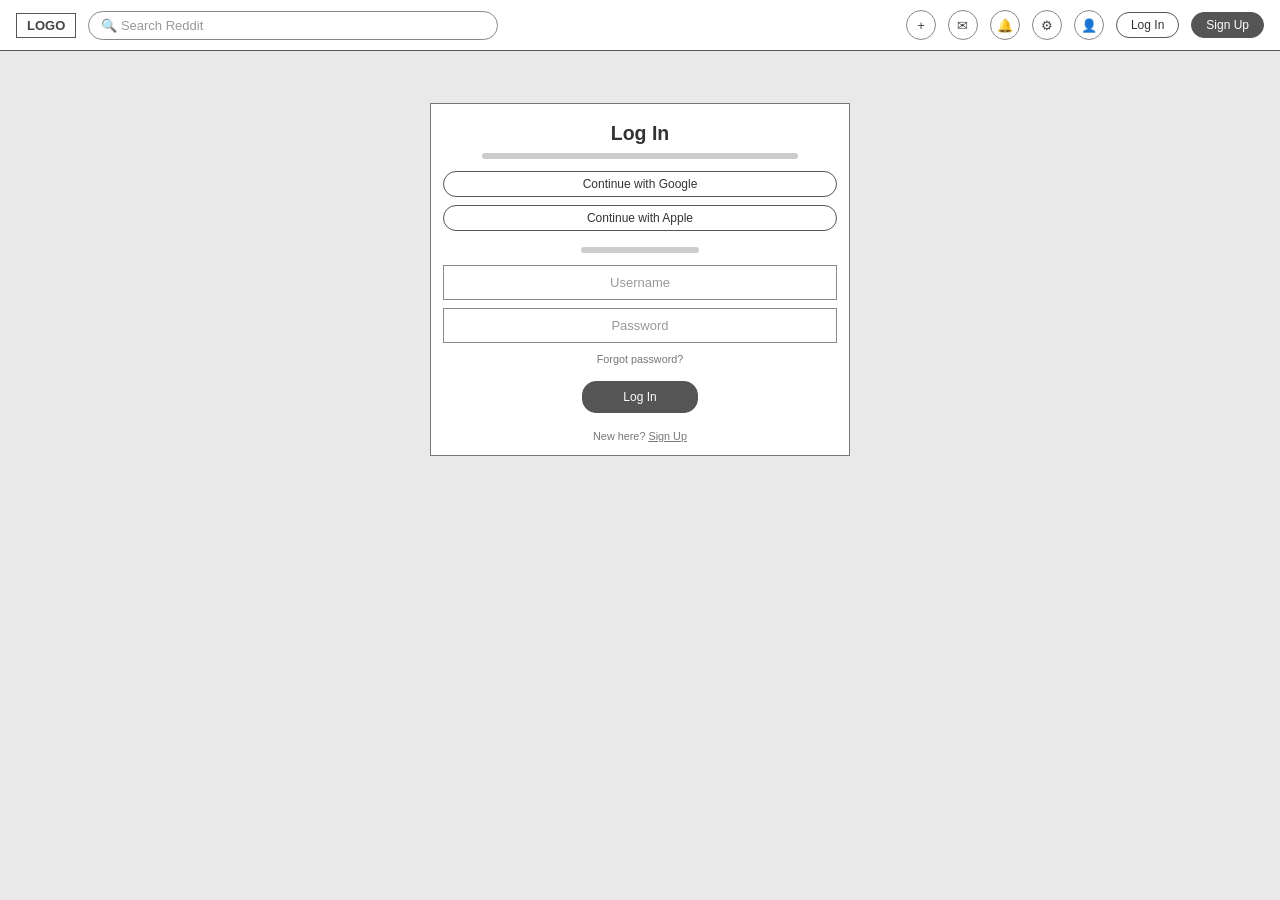
<file: lab12-login/login.html>
<!DOCTYPE html>
<html lang="en">
<head>
<meta charset="UTF-8">
<meta name="viewport" content="width=device-width,initial-scale=1">
<title>Reddit Wireframe - Log In</title>
<link rel="stylesheet" href="login.css">
</head>
<body>
<header class="hdr">
  <a class="logo" href="../lab01-home/home.html">LOGO</a>
  <div class="search">🔍 Search Reddit</div>
  <span class="sp"></span>
  <a class="ico" href="../lab06-create-post/create-post.html" title="Create">+</a>
  <a class="ico" href="../lab09-messages/messages.html" title="Chat">✉</a>
  <a class="ico" href="../lab10-notifications/notifications.html" title="Notifications">🔔</a>
  <a class="ico" href="../lab11-settings/settings.html" title="Settings">⚙</a>
  <a class="ico" href="../lab07-profile/profile.html" title="Profile">👤</a>
  <a class="btn" href="../lab12-login/login.html">Log In</a>
  <a class="btn dark" href="../lab13-signup/signup.html">Sign Up</a>
</header>
<div class="layout ">

<main>
<div class="card center"><h2>Log In</h2><div class="ln w80" style="margin:8px auto"></div><button class="btn" style="width:100%;margin:4px 0">Continue with Google</button><button class="btn" style="width:100%;margin:4px 0">Continue with Apple</button><div class="ln w30" style="margin:12px auto"></div><div class="input">Username</div><div class="input">Password</div><small>Forgot password?</small><br><br><a class="btn dark" href="../lab01-home/home.html">Log In</a><br><br><small>New here? <a href="../lab13-signup/signup.html"><u>Sign Up</u></a></small></div>
</main>

</div>
<script src="login.js"></script>
</body>
</html>
</file>
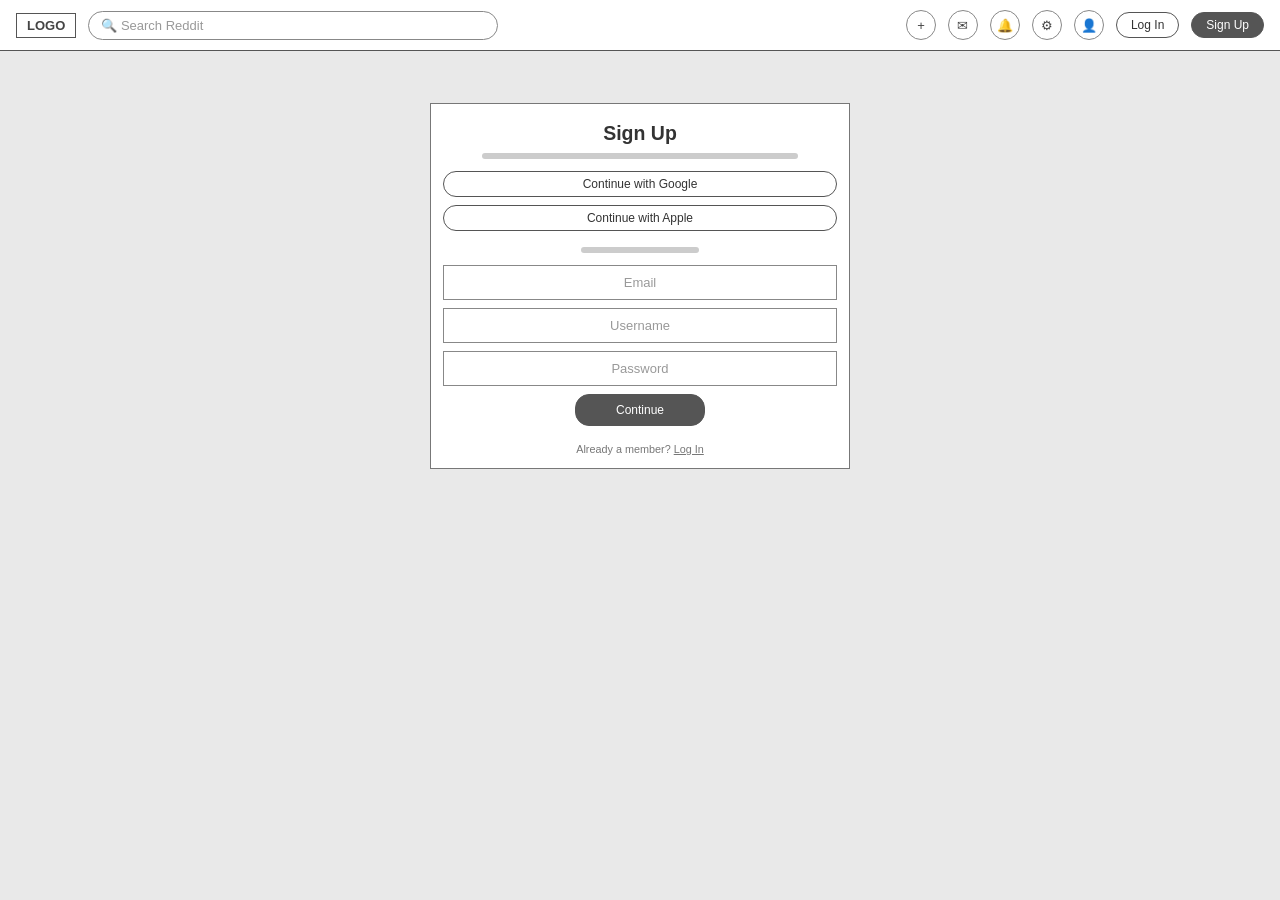
<file: lab13-signup/signup.html>
<!DOCTYPE html>
<html lang="en">
<head>
<meta charset="UTF-8">
<meta name="viewport" content="width=device-width,initial-scale=1">
<title>Reddit Wireframe - Sign Up</title>
<link rel="stylesheet" href="signup.css">
</head>
<body>
<header class="hdr">
  <a class="logo" href="../lab01-home/home.html">LOGO</a>
  <div class="search">🔍 Search Reddit</div>
  <span class="sp"></span>
  <a class="ico" href="../lab06-create-post/create-post.html" title="Create">+</a>
  <a class="ico" href="../lab09-messages/messages.html" title="Chat">✉</a>
  <a class="ico" href="../lab10-notifications/notifications.html" title="Notifications">🔔</a>
  <a class="ico" href="../lab11-settings/settings.html" title="Settings">⚙</a>
  <a class="ico" href="../lab07-profile/profile.html" title="Profile">👤</a>
  <a class="btn" href="../lab12-login/login.html">Log In</a>
  <a class="btn dark" href="../lab13-signup/signup.html">Sign Up</a>
</header>
<div class="layout ">

<main>
<div class="card center"><h2>Sign Up</h2><div class="ln w80" style="margin:8px auto"></div><button class="btn" style="width:100%;margin:4px 0">Continue with Google</button><button class="btn" style="width:100%;margin:4px 0">Continue with Apple</button><div class="ln w30" style="margin:12px auto"></div><div class="input">Email</div><div class="input">Username</div><div class="input">Password</div><a class="btn dark" href="../lab01-home/home.html">Continue</a><br><br><small>Already a member? <a href="../lab12-login/login.html"><u>Log In</u></a></small></div>
</main>

</div>
<script src="signup.js"></script>
</body>
</html>
</file>
<file: style.css>
/* ===== Base wireframe styles (grey-box wireframe look) ===== */
*{box-sizing:border-box;margin:0;padding:0}
body{font-family:Arial,sans-serif;background:#e9e9e9;color:#444;font-size:13px}
a{color:inherit;text-decoration:none}
h1,h2,h3{color:#333;margin:6px 0}
small{color:#777}
button{font:inherit;cursor:pointer}

/* header */
.hdr{display:flex;align-items:center;gap:12px;padding:10px 16px;background:#fff;border-bottom:1px solid #555;position:sticky;top:0;z-index:5}
.logo{font-weight:bold;border:1px solid #555;padding:4px 10px}
.search{flex:1;max-width:520px;border:1px solid #888;border-radius:16px;padding:6px 12px;color:#999;background:#fff}
.sp{flex:1}
.ico{border:1px solid #888;border-radius:50%;width:30px;height:30px;display:grid;place-items:center}
.btn{display:inline-block;border:1px solid #555;border-radius:14px;padding:5px 14px;background:#fff;color:#333;font-size:12px}
.btn:hover,.side a:hover,.tabs a:hover{background:#ddd}
.btn.dark{background:#555;color:#fff}
.btn.joined{background:#555;color:#fff}

/* layout */
.layout{display:flex;gap:12px;max-width:1200px;margin:12px auto;padding:0 12px;align-items:flex-start}
.side{width:200px;background:#fff;border:1px solid #777;padding:8px;position:sticky;top:60px}
.side a{display:block;padding:7px 8px;border-radius:4px}
.side a.active{background:#ccc;font-weight:bold}
.side hr{margin:8px 0;border:0;border-top:1px solid #bbb}
main{flex:1;min-width:0}
.right{width:290px}
.card{display:block;background:#fff;border:1px solid #777;padding:12px;margin-bottom:12px}
.row{display:flex;align-items:center;gap:10px}
.grow{flex:1}
.grid{display:grid;grid-template-columns:repeat(auto-fill,minmax(240px,1fr));gap:12px}
.grid .card{margin:0}

/* placeholders */
.img{height:140px;border:1px solid #777;background-color:#f3f3f3;background-image:linear-gradient(to top right,transparent calc(50% - 1px),#777,transparent calc(50% + 1px)),linear-gradient(to bottom right,transparent calc(50% - 1px),#777,transparent calc(50% + 1px));margin:8px 0}
.img.circle{border-radius:50%;flex:none;margin:0}
.img.xs{width:24px;height:24px}.img.sm{width:40px;height:40px}.img.lg{width:80px;height:80px}
.img.banner{height:130px;margin:0 0 -30px}
.ln{height:6px;background:#ccc;margin:7px 0;border-radius:3px}
.w30{width:30%}.w50{width:50%}.w80{width:80%}

/* post */
.post{display:flex;gap:10px}
.vote{display:flex;flex-direction:column;align-items:center;gap:4px;width:34px;color:#666}
.vote button{border:0;background:none;color:#666;font-size:14px}
.vote button.on{color:#000;font-weight:bold}
.post .body{flex:1}
.actions{display:flex;gap:16px;color:#666;margin-top:6px}

/* tabs / inputs / comments */
.tabs{display:flex;gap:6px;margin-bottom:12px;flex-wrap:wrap}
.tabs a{border:1px solid #777;border-radius:14px;padding:5px 14px;background:#fff;cursor:pointer}
.tabs a.active{background:#555;color:#fff}
.input{display:block;width:100%;border:1px solid #888;padding:9px;margin:8px 0;background:#fff;color:#999;min-height:34px;font:inherit}
.input.tall{min-height:140px}
.cmt{border-left:2px solid #bbb;padding-left:10px;margin:12px 0}
.cmt .cmt{margin-left:10px}
.center{max-width:420px;margin:40px auto;text-align:center}
@media(max-width:800px){.side,.right{display:none}}

/* Index page */
.intro{text-align:center;margin:20px 0}
.map{display:grid;grid-template-columns:repeat(auto-fill,minmax(260px,1fr));gap:12px}
.map .card{margin:0;text-align:center;padding:24px}
.map .card:hover{background:#eee}
</file>
<file: lab01-home/home.css>
* {
  box-sizing: border-box;
}

body {
  margin: 0;
}

.site-header {
  display: flex;
  flex-direction: column;
  gap: 12px;
  padding: 16px;
}

.navigation {
  display: flex;
  flex-wrap: wrap;
  gap: 16px;
}

.page-layout {
  display: grid;
  grid-template-columns: minmax(0, 2fr) minmax(220px, 1fr);
  gap: 24px;
  max-width: 1100px;
  margin: 24px auto;
  padding: 0 16px;
}

.profile-section {
  display: flex;
  grid-column: 1 / -1;
  align-items: center;
  gap: 20px;
  padding: 16px 0;
}

.profile-picture {
  width: 96px;
  height: 96px;
}

.main-content,
.sidebar {
  display: flex;
  flex-direction: column;
  gap: 24px;
}

.post {
  margin: 20px 0;
}

.site-footer {
  display: flex;
  flex-wrap: wrap;
  justify-content: space-between;
  gap: 12px;
  margin-top: 32px;
  padding: 16px;
}

@media (max-width: 640px) {
  .page-layout {
    grid-template-columns: 1fr;
  }

  .profile-section {
    grid-column: 1;
    align-items: flex-start;
  }
}
</file>
<file: lab02-popular/popular.css>
* {
  box-sizing: border-box;
}

body {
  margin: 0;
}

.site-header {
  display: flex;
  flex-direction: column;
  gap: 12px;
  padding: 16px;
}

.navigation {
  display: flex;
  flex-wrap: wrap;
  gap: 16px;
}

.page-layout {
  display: grid;
  grid-template-columns: minmax(0, 2fr) minmax(220px, 1fr);
  gap: 24px;
  max-width: 1100px;
  margin: 24px auto;
  padding: 0 16px;
}

.profile-section {
  display: flex;
  grid-column: 1 / -1;
  align-items: center;
  gap: 20px;
  padding: 16px 0;
}

.profile-picture {
  width: 96px;
  height: 96px;
}

.main-content,
.sidebar {
  display: flex;
  flex-direction: column;
  gap: 24px;
}

.post {
  margin: 20px 0;
}

.site-footer {
  display: flex;
  flex-wrap: wrap;
  justify-content: space-between;
  gap: 12px;
  margin-top: 32px;
  padding: 16px;
}

@media (max-width: 640px) {
  .page-layout {
    grid-template-columns: 1fr;
  }

  .profile-section {
    grid-column: 1;
    align-items: flex-start;
  }
}
</file>
<file: lab03-communities/communities.css>
* {
  box-sizing: border-box;
}

body {
  margin: 0;
}

.site-header,
.site-footer {
  display: flex;
  flex-wrap: wrap;
  justify-content: space-between;
  align-items: center;
  gap: 16px;
  padding: 16px;
}

.navigation {
  display: flex;
  flex-wrap: wrap;
  gap: 16px;
}

.page-content {
  width: min(100% - 32px, 900px);
  margin: 24px auto;
}

form {
  display: flex;
  flex-direction: column;
  gap: 16px;
  margin-top: 24px;
}

fieldset {
  display: flex;
  flex-direction: column;
  gap: 16px;
  padding: 16px;
}

.form-grid {
  display: grid;
  grid-template-columns: repeat(2, minmax(0, 1fr));
  gap: 16px;
}

label {
  display: flex;
  flex-direction: column;
  gap: 8px;
}

.choice-group {
  grid-column: 1 / -1;
}

.choice-list {
  display: flex;
  flex-wrap: wrap;
  gap: 12px 24px;
}

.choice-list label {
  flex-direction: row;
  align-items: center;
}

.form-actions {
  display: flex;
  flex-wrap: wrap;
  gap: 12px;
}

.site-footer {
  margin-top: 32px;
}

@media (max-width: 600px) {
  .form-grid {
    grid-template-columns: 1fr;
  }

  .choice-group {
    grid-column: 1;
  }
}
</file>
<file: lab04-subreddit/subreddit.css>
/* ===== Base wireframe styles (grey-box wireframe look) ===== */
*{box-sizing:border-box;margin:0;padding:0}
body{font-family:Arial,sans-serif;background:#e9e9e9;color:#444;font-size:13px}
a{color:inherit;text-decoration:none}
h1,h2,h3{color:#333;margin:6px 0}
small{color:#777}
button{font:inherit;cursor:pointer}

/* header */
.hdr{display:flex;align-items:center;gap:12px;padding:10px 16px;background:#fff;border-bottom:1px solid #555;position:sticky;top:0;z-index:5}
.logo{font-weight:bold;border:1px solid #555;padding:4px 10px}
.search{flex:1;max-width:520px;border:1px solid #888;border-radius:16px;padding:6px 12px;color:#999;background:#fff}
.sp{flex:1}
.ico{border:1px solid #888;border-radius:50%;width:30px;height:30px;display:grid;place-items:center}
.btn{display:inline-block;border:1px solid #555;border-radius:14px;padding:5px 14px;background:#fff;color:#333;font-size:12px}
.btn:hover,.side a:hover,.tabs a:hover{background:#ddd}
.btn.dark{background:#555;color:#fff}
.btn.joined{background:#555;color:#fff}

/* layout */
.layout{display:flex;gap:12px;max-width:1200px;margin:12px auto;padding:0 12px;align-items:flex-start}
.side{width:200px;background:#fff;border:1px solid #777;padding:8px;position:sticky;top:60px}
.side a{display:block;padding:7px 8px;border-radius:4px}
.side a.active{background:#ccc;font-weight:bold}
.side hr{margin:8px 0;border:0;border-top:1px solid #bbb}
main{flex:1;min-width:0}
.right{width:290px}
.card{display:block;background:#fff;border:1px solid #777;padding:12px;margin-bottom:12px}
.row{display:flex;align-items:center;gap:10px}
.grow{flex:1}
.grid{display:grid;grid-template-columns:repeat(auto-fill,minmax(240px,1fr));gap:12px}
.grid .card{margin:0}

/* placeholders */
.img{height:140px;border:1px solid #777;background-color:#f3f3f3;background-image:linear-gradient(to top right,transparent calc(50% - 1px),#777,transparent calc(50% + 1px)),linear-gradient(to bottom right,transparent calc(50% - 1px),#777,transparent calc(50% + 1px));margin:8px 0}
.img.circle{border-radius:50%;flex:none;margin:0}
.img.xs{width:24px;height:24px}.img.sm{width:40px;height:40px}.img.lg{width:80px;height:80px}
.img.banner{height:130px;margin:0 0 -30px}
.ln{height:6px;background:#ccc;margin:7px 0;border-radius:3px}
.w30{width:30%}.w50{width:50%}.w80{width:80%}

/* post */
.post{display:flex;gap:10px}
.vote{display:flex;flex-direction:column;align-items:center;gap:4px;width:34px;color:#666}
.vote button{border:0;background:none;color:#666;font-size:14px}
.vote button.on{color:#000;font-weight:bold}
.post .body{flex:1}
.actions{display:flex;gap:16px;color:#666;margin-top:6px}

/* tabs / inputs / comments */
.tabs{display:flex;gap:6px;margin-bottom:12px;flex-wrap:wrap}
.tabs a{border:1px solid #777;border-radius:14px;padding:5px 14px;background:#fff;cursor:pointer}
.tabs a.active{background:#555;color:#fff}
.input{display:block;width:100%;border:1px solid #888;padding:9px;margin:8px 0;background:#fff;color:#999;min-height:34px;font:inherit}
.input.tall{min-height:140px}
.cmt{border-left:2px solid #bbb;padding-left:10px;margin:12px 0}
.cmt .cmt{margin-left:10px}
.center{max-width:420px;margin:40px auto;text-align:center}
@media(max-width:800px){.side,.right{display:none}}

/* Subreddit specific */
.banner{position:relative}
</file>
<file: lab07-profile/profile.css>
/* ===== Base wireframe styles (grey-box wireframe look) ===== */
*{box-sizing:border-box;margin:0;padding:0}
body{font-family:Arial,sans-serif;background:#e9e9e9;color:#444;font-size:13px}
a{color:inherit;text-decoration:none}
h1,h2,h3{color:#333;margin:6px 0}
small{color:#777}
button{font:inherit;cursor:pointer}

/* header */
.hdr{display:flex;align-items:center;gap:12px;padding:10px 16px;background:#fff;border-bottom:1px solid #555;position:sticky;top:0;z-index:5}
.logo{font-weight:bold;border:1px solid #555;padding:4px 10px}
.search{flex:1;max-width:520px;border:1px solid #888;border-radius:16px;padding:6px 12px;color:#999;background:#fff}
.sp{flex:1}
.ico{border:1px solid #888;border-radius:50%;width:30px;height:30px;display:grid;place-items:center}
.btn{display:inline-block;border:1px solid #555;border-radius:14px;padding:5px 14px;background:#fff;color:#333;font-size:12px}
.btn:hover,.side a:hover,.tabs a:hover{background:#ddd}
.btn.dark{background:#555;color:#fff}
.btn.joined{background:#555;color:#fff}

/* layout */
.layout{display:flex;gap:12px;max-width:1200px;margin:12px auto;padding:0 12px;align-items:flex-start}
.side{width:200px;background:#fff;border:1px solid #777;padding:8px;position:sticky;top:60px}
.side a{display:block;padding:7px 8px;border-radius:4px}
.side a.active{background:#ccc;font-weight:bold}
.side hr{margin:8px 0;border:0;border-top:1px solid #bbb}
main{flex:1;min-width:0}
.right{width:290px}
.card{display:block;background:#fff;border:1px solid #777;padding:12px;margin-bottom:12px}
.row{display:flex;align-items:center;gap:10px}
.grow{flex:1}
.grid{display:grid;grid-template-columns:repeat(auto-fill,minmax(240px,1fr));gap:12px}
.grid .card{margin:0}

/* placeholders */
.img{height:140px;border:1px solid #777;background-color:#f3f3f3;background-image:linear-gradient(to top right,transparent calc(50% - 1px),#777,transparent calc(50% + 1px)),linear-gradient(to bottom right,transparent calc(50% - 1px),#777,transparent calc(50% + 1px));margin:8px 0}
.img.circle{border-radius:50%;flex:none;margin:0}
.img.xs{width:24px;height:24px}.img.sm{width:40px;height:40px}.img.lg{width:80px;height:80px}
.img.banner{height:130px;margin:0 0 -30px}
.ln{height:6px;background:#ccc;margin:7px 0;border-radius:3px}
.w30{width:30%}.w50{width:50%}.w80{width:80%}

/* post */
.post{display:flex;gap:10px}
.vote{display:flex;flex-direction:column;align-items:center;gap:4px;width:34px;color:#666}
.vote button{border:0;background:none;color:#666;font-size:14px}
.vote button.on{color:#000;font-weight:bold}
.post .body{flex:1}
.actions{display:flex;gap:16px;color:#666;margin-top:6px}

/* tabs / inputs / comments */
.tabs{display:flex;gap:6px;margin-bottom:12px;flex-wrap:wrap}
.tabs a{border:1px solid #777;border-radius:14px;padding:5px 14px;background:#fff;cursor:pointer}
.tabs a.active{background:#555;color:#fff}
.input{display:block;width:100%;border:1px solid #888;padding:9px;margin:8px 0;background:#fff;color:#999;min-height:34px;font:inherit}
.input.tall{min-height:140px}
.cmt{border-left:2px solid #bbb;padding-left:10px;margin:12px 0}
.cmt .cmt{margin-left:10px}
.center{max-width:420px;margin:40px auto;text-align:center}
@media(max-width:800px){.side,.right{display:none}}

/* Profile specific */
.banner{position:relative}
</file>
<file: lab08-search/search.css>
/* ===== Base wireframe styles (grey-box wireframe look) ===== */
*{box-sizing:border-box;margin:0;padding:0}
body{font-family:Arial,sans-serif;background:#e9e9e9;color:#444;font-size:13px}
a{color:inherit;text-decoration:none}
h1,h2,h3{color:#333;margin:6px 0}
small{color:#777}
button{font:inherit;cursor:pointer}

/* header */
.hdr{display:flex;align-items:center;gap:12px;padding:10px 16px;background:#fff;border-bottom:1px solid #555;position:sticky;top:0;z-index:5}
.logo{font-weight:bold;border:1px solid #555;padding:4px 10px}
.search{flex:1;max-width:520px;border:1px solid #888;border-radius:16px;padding:6px 12px;color:#999;background:#fff}
.sp{flex:1}
.ico{border:1px solid #888;border-radius:50%;width:30px;height:30px;display:grid;place-items:center}
.btn{display:inline-block;border:1px solid #555;border-radius:14px;padding:5px 14px;background:#fff;color:#333;font-size:12px}
.btn:hover,.side a:hover,.tabs a:hover{background:#ddd}
.btn.dark{background:#555;color:#fff}
.btn.joined{background:#555;color:#fff}

/* layout */
.layout{display:flex;gap:12px;max-width:1200px;margin:12px auto;padding:0 12px;align-items:flex-start}
.side{width:200px;background:#fff;border:1px solid #777;padding:8px;position:sticky;top:60px}
.side a{display:block;padding:7px 8px;border-radius:4px}
.side a.active{background:#ccc;font-weight:bold}
.side hr{margin:8px 0;border:0;border-top:1px solid #bbb}
main{flex:1;min-width:0}
.right{width:290px}
.card{display:block;background:#fff;border:1px solid #777;padding:12px;margin-bottom:12px}
.row{display:flex;align-items:center;gap:10px}
.grow{flex:1}
.grid{display:grid;grid-template-columns:repeat(auto-fill,minmax(240px,1fr));gap:12px}
.grid .card{margin:0}

/* placeholders */
.img{height:140px;border:1px solid #777;background-color:#f3f3f3;background-image:linear-gradient(to top right,transparent calc(50% - 1px),#777,transparent calc(50% + 1px)),linear-gradient(to bottom right,transparent calc(50% - 1px),#777,transparent calc(50% + 1px));margin:8px 0}
.img.circle{border-radius:50%;flex:none;margin:0}
.img.xs{width:24px;height:24px}.img.sm{width:40px;height:40px}.img.lg{width:80px;height:80px}
.img.banner{height:130px;margin:0 0 -30px}
.ln{height:6px;background:#ccc;margin:7px 0;border-radius:3px}
.w30{width:30%}.w50{width:50%}.w80{width:80%}

/* post */
.post{display:flex;gap:10px}
.vote{display:flex;flex-direction:column;align-items:center;gap:4px;width:34px;color:#666}
.vote button{border:0;background:none;color:#666;font-size:14px}
.vote button.on{color:#000;font-weight:bold}
.post .body{flex:1}
.actions{display:flex;gap:16px;color:#666;margin-top:6px}

/* tabs / inputs / comments */
.tabs{display:flex;gap:6px;margin-bottom:12px;flex-wrap:wrap}
.tabs a{border:1px solid #777;border-radius:14px;padding:5px 14px;background:#fff;cursor:pointer}
.tabs a.active{background:#555;color:#fff}
.input{display:block;width:100%;border:1px solid #888;padding:9px;margin:8px 0;background:#fff;color:#999;min-height:34px;font:inherit}
.input.tall{min-height:140px}
.cmt{border-left:2px solid #bbb;padding-left:10px;margin:12px 0}
.cmt .cmt{margin-left:10px}
.center{max-width:420px;margin:40px auto;text-align:center}
@media(max-width:800px){.side,.right{display:none}}

/* Search specific */
</file>
<file: lab11-settings/settings.css>
/* ===== Base wireframe styles (grey-box wireframe look) ===== */
*{box-sizing:border-box;margin:0;padding:0}
body{font-family:Arial,sans-serif;background:#e9e9e9;color:#444;font-size:13px}
a{color:inherit;text-decoration:none}
h1,h2,h3{color:#333;margin:6px 0}
small{color:#777}
button{font:inherit;cursor:pointer}

/* header */
.hdr{display:flex;align-items:center;gap:12px;padding:10px 16px;background:#fff;border-bottom:1px solid #555;position:sticky;top:0;z-index:5}
.logo{font-weight:bold;border:1px solid #555;padding:4px 10px}
.search{flex:1;max-width:520px;border:1px solid #888;border-radius:16px;padding:6px 12px;color:#999;background:#fff}
.sp{flex:1}
.ico{border:1px solid #888;border-radius:50%;width:30px;height:30px;display:grid;place-items:center}
.btn{display:inline-block;border:1px solid #555;border-radius:14px;padding:5px 14px;background:#fff;color:#333;font-size:12px}
.btn:hover,.side a:hover,.tabs a:hover{background:#ddd}
.btn.dark{background:#555;color:#fff}
.btn.joined{background:#555;color:#fff}

/* layout */
.layout{display:flex;gap:12px;max-width:1200px;margin:12px auto;padding:0 12px;align-items:flex-start}
.side{width:200px;background:#fff;border:1px solid #777;padding:8px;position:sticky;top:60px}
.side a{display:block;padding:7px 8px;border-radius:4px}
.side a.active{background:#ccc;font-weight:bold}
.side hr{margin:8px 0;border:0;border-top:1px solid #bbb}
main{flex:1;min-width:0}
.right{width:290px}
.card{display:block;background:#fff;border:1px solid #777;padding:12px;margin-bottom:12px}
.row{display:flex;align-items:center;gap:10px}
.grow{flex:1}
.grid{display:grid;grid-template-columns:repeat(auto-fill,minmax(240px,1fr));gap:12px}
.grid .card{margin:0}

/* placeholders */
.img{height:140px;border:1px solid #777;background-color:#f3f3f3;background-image:linear-gradient(to top right,transparent calc(50% - 1px),#777,transparent calc(50% + 1px)),linear-gradient(to bottom right,transparent calc(50% - 1px),#777,transparent calc(50% + 1px));margin:8px 0}
.img.circle{border-radius:50%;flex:none;margin:0}
.img.xs{width:24px;height:24px}.img.sm{width:40px;height:40px}.img.lg{width:80px;height:80px}
.img.banner{height:130px;margin:0 0 -30px}
.ln{height:6px;background:#ccc;margin:7px 0;border-radius:3px}
.w30{width:30%}.w50{width:50%}.w80{width:80%}

/* post */
.post{display:flex;gap:10px}
.vote{display:flex;flex-direction:column;align-items:center;gap:4px;width:34px;color:#666}
.vote button{border:0;background:none;color:#666;font-size:14px}
.vote button.on{color:#000;font-weight:bold}
.post .body{flex:1}
.actions{display:flex;gap:16px;color:#666;margin-top:6px}

/* tabs / inputs / comments */
.tabs{display:flex;gap:6px;margin-bottom:12px;flex-wrap:wrap}
.tabs a{border:1px solid #777;border-radius:14px;padding:5px 14px;background:#fff;cursor:pointer}
.tabs a.active{background:#555;color:#fff}
.input{display:block;width:100%;border:1px solid #888;padding:9px;margin:8px 0;background:#fff;color:#999;min-height:34px;font:inherit}
.input.tall{min-height:140px}
.cmt{border-left:2px solid #bbb;padding-left:10px;margin:12px 0}
.cmt .cmt{margin-left:10px}
.center{max-width:420px;margin:40px auto;text-align:center}
@media(max-width:800px){.side,.right{display:none}}

/* Settings specific */
.tgl{width:40px;height:20px;border:1px solid #555;border-radius:12px;background:#fff;position:relative}
.tgl::after{content:"";position:absolute;top:2px;left:2px;width:14px;height:14px;border-radius:50%;background:#777;transition:.15s}
.tgl.on{background:#ccc}
.tgl.on::after{left:22px;background:#333}
</file>
<file: lab12-login/login.css>
/* ===== Base wireframe styles (grey-box wireframe look) ===== */
*{box-sizing:border-box;margin:0;padding:0}
body{font-family:Arial,sans-serif;background:#e9e9e9;color:#444;font-size:13px}
a{color:inherit;text-decoration:none}
h1,h2,h3{color:#333;margin:6px 0}
small{color:#777}
button{font:inherit;cursor:pointer}

/* header */
.hdr{display:flex;align-items:center;gap:12px;padding:10px 16px;background:#fff;border-bottom:1px solid #555;position:sticky;top:0;z-index:5}
.logo{font-weight:bold;border:1px solid #555;padding:4px 10px}
.search{flex:1;max-width:520px;border:1px solid #888;border-radius:16px;padding:6px 12px;color:#999;background:#fff}
.sp{flex:1}
.ico{border:1px solid #888;border-radius:50%;width:30px;height:30px;display:grid;place-items:center}
.btn{display:inline-block;border:1px solid #555;border-radius:14px;padding:5px 14px;background:#fff;color:#333;font-size:12px}
.btn:hover,.side a:hover,.tabs a:hover{background:#ddd}
.btn.dark{background:#555;color:#fff}
.btn.joined{background:#555;color:#fff}

/* layout */
.layout{display:flex;gap:12px;max-width:1200px;margin:12px auto;padding:0 12px;align-items:flex-start}
.side{width:200px;background:#fff;border:1px solid #777;padding:8px;position:sticky;top:60px}
.side a{display:block;padding:7px 8px;border-radius:4px}
.side a.active{background:#ccc;font-weight:bold}
.side hr{margin:8px 0;border:0;border-top:1px solid #bbb}
main{flex:1;min-width:0}
.right{width:290px}
.card{display:block;background:#fff;border:1px solid #777;padding:12px;margin-bottom:12px}
.row{display:flex;align-items:center;gap:10px}
.grow{flex:1}
.grid{display:grid;grid-template-columns:repeat(auto-fill,minmax(240px,1fr));gap:12px}
.grid .card{margin:0}

/* placeholders */
.img{height:140px;border:1px solid #777;background-color:#f3f3f3;background-image:linear-gradient(to top right,transparent calc(50% - 1px),#777,transparent calc(50% + 1px)),linear-gradient(to bottom right,transparent calc(50% - 1px),#777,transparent calc(50% + 1px));margin:8px 0}
.img.circle{border-radius:50%;flex:none;margin:0}
.img.xs{width:24px;height:24px}.img.sm{width:40px;height:40px}.img.lg{width:80px;height:80px}
.img.banner{height:130px;margin:0 0 -30px}
.ln{height:6px;background:#ccc;margin:7px 0;border-radius:3px}
.w30{width:30%}.w50{width:50%}.w80{width:80%}

/* post */
.post{display:flex;gap:10px}
.vote{display:flex;flex-direction:column;align-items:center;gap:4px;width:34px;color:#666}
.vote button{border:0;background:none;color:#666;font-size:14px}
.vote button.on{color:#000;font-weight:bold}
.post .body{flex:1}
.actions{display:flex;gap:16px;color:#666;margin-top:6px}

/* tabs / inputs / comments */
.tabs{display:flex;gap:6px;margin-bottom:12px;flex-wrap:wrap}
.tabs a{border:1px solid #777;border-radius:14px;padding:5px 14px;background:#fff;cursor:pointer}
.tabs a.active{background:#555;color:#fff}
.input{display:block;width:100%;border:1px solid #888;padding:9px;margin:8px 0;background:#fff;color:#999;min-height:34px;font:inherit}
.input.tall{min-height:140px}
.cmt{border-left:2px solid #bbb;padding-left:10px;margin:12px 0}
.cmt .cmt{margin-left:10px}
.center{max-width:420px;margin:40px auto;text-align:center}
@media(max-width:800px){.side,.right{display:none}}

/* Auth page specific */
.center .btn.dark{padding:8px 40px}
</file>
<file: lab13-signup/signup.css>
/* ===== Base wireframe styles (grey-box wireframe look) ===== */
*{box-sizing:border-box;margin:0;padding:0}
body{font-family:Arial,sans-serif;background:#e9e9e9;color:#444;font-size:13px}
a{color:inherit;text-decoration:none}
h1,h2,h3{color:#333;margin:6px 0}
small{color:#777}
button{font:inherit;cursor:pointer}

/* header */
.hdr{display:flex;align-items:center;gap:12px;padding:10px 16px;background:#fff;border-bottom:1px solid #555;position:sticky;top:0;z-index:5}
.logo{font-weight:bold;border:1px solid #555;padding:4px 10px}
.search{flex:1;max-width:520px;border:1px solid #888;border-radius:16px;padding:6px 12px;color:#999;background:#fff}
.sp{flex:1}
.ico{border:1px solid #888;border-radius:50%;width:30px;height:30px;display:grid;place-items:center}
.btn{display:inline-block;border:1px solid #555;border-radius:14px;padding:5px 14px;background:#fff;color:#333;font-size:12px}
.btn:hover,.side a:hover,.tabs a:hover{background:#ddd}
.btn.dark{background:#555;color:#fff}
.btn.joined{background:#555;color:#fff}

/* layout */
.layout{display:flex;gap:12px;max-width:1200px;margin:12px auto;padding:0 12px;align-items:flex-start}
.side{width:200px;background:#fff;border:1px solid #777;padding:8px;position:sticky;top:60px}
.side a{display:block;padding:7px 8px;border-radius:4px}
.side a.active{background:#ccc;font-weight:bold}
.side hr{margin:8px 0;border:0;border-top:1px solid #bbb}
main{flex:1;min-width:0}
.right{width:290px}
.card{display:block;background:#fff;border:1px solid #777;padding:12px;margin-bottom:12px}
.row{display:flex;align-items:center;gap:10px}
.grow{flex:1}
.grid{display:grid;grid-template-columns:repeat(auto-fill,minmax(240px,1fr));gap:12px}
.grid .card{margin:0}

/* placeholders */
.img{height:140px;border:1px solid #777;background-color:#f3f3f3;background-image:linear-gradient(to top right,transparent calc(50% - 1px),#777,transparent calc(50% + 1px)),linear-gradient(to bottom right,transparent calc(50% - 1px),#777,transparent calc(50% + 1px));margin:8px 0}
.img.circle{border-radius:50%;flex:none;margin:0}
.img.xs{width:24px;height:24px}.img.sm{width:40px;height:40px}.img.lg{width:80px;height:80px}
.img.banner{height:130px;margin:0 0 -30px}
.ln{height:6px;background:#ccc;margin:7px 0;border-radius:3px}
.w30{width:30%}.w50{width:50%}.w80{width:80%}

/* post */
.post{display:flex;gap:10px}
.vote{display:flex;flex-direction:column;align-items:center;gap:4px;width:34px;color:#666}
.vote button{border:0;background:none;color:#666;font-size:14px}
.vote button.on{color:#000;font-weight:bold}
.post .body{flex:1}
.actions{display:flex;gap:16px;color:#666;margin-top:6px}

/* tabs / inputs / comments */
.tabs{display:flex;gap:6px;margin-bottom:12px;flex-wrap:wrap}
.tabs a{border:1px solid #777;border-radius:14px;padding:5px 14px;background:#fff;cursor:pointer}
.tabs a.active{background:#555;color:#fff}
.input{display:block;width:100%;border:1px solid #888;padding:9px;margin:8px 0;background:#fff;color:#999;min-height:34px;font:inherit}
.input.tall{min-height:140px}
.cmt{border-left:2px solid #bbb;padding-left:10px;margin:12px 0}
.cmt .cmt{margin-left:10px}
.center{max-width:420px;margin:40px auto;text-align:center}
@media(max-width:800px){.side,.right{display:none}}

/* Auth page specific */
.center .btn.dark{padding:8px 40px}
</file>
